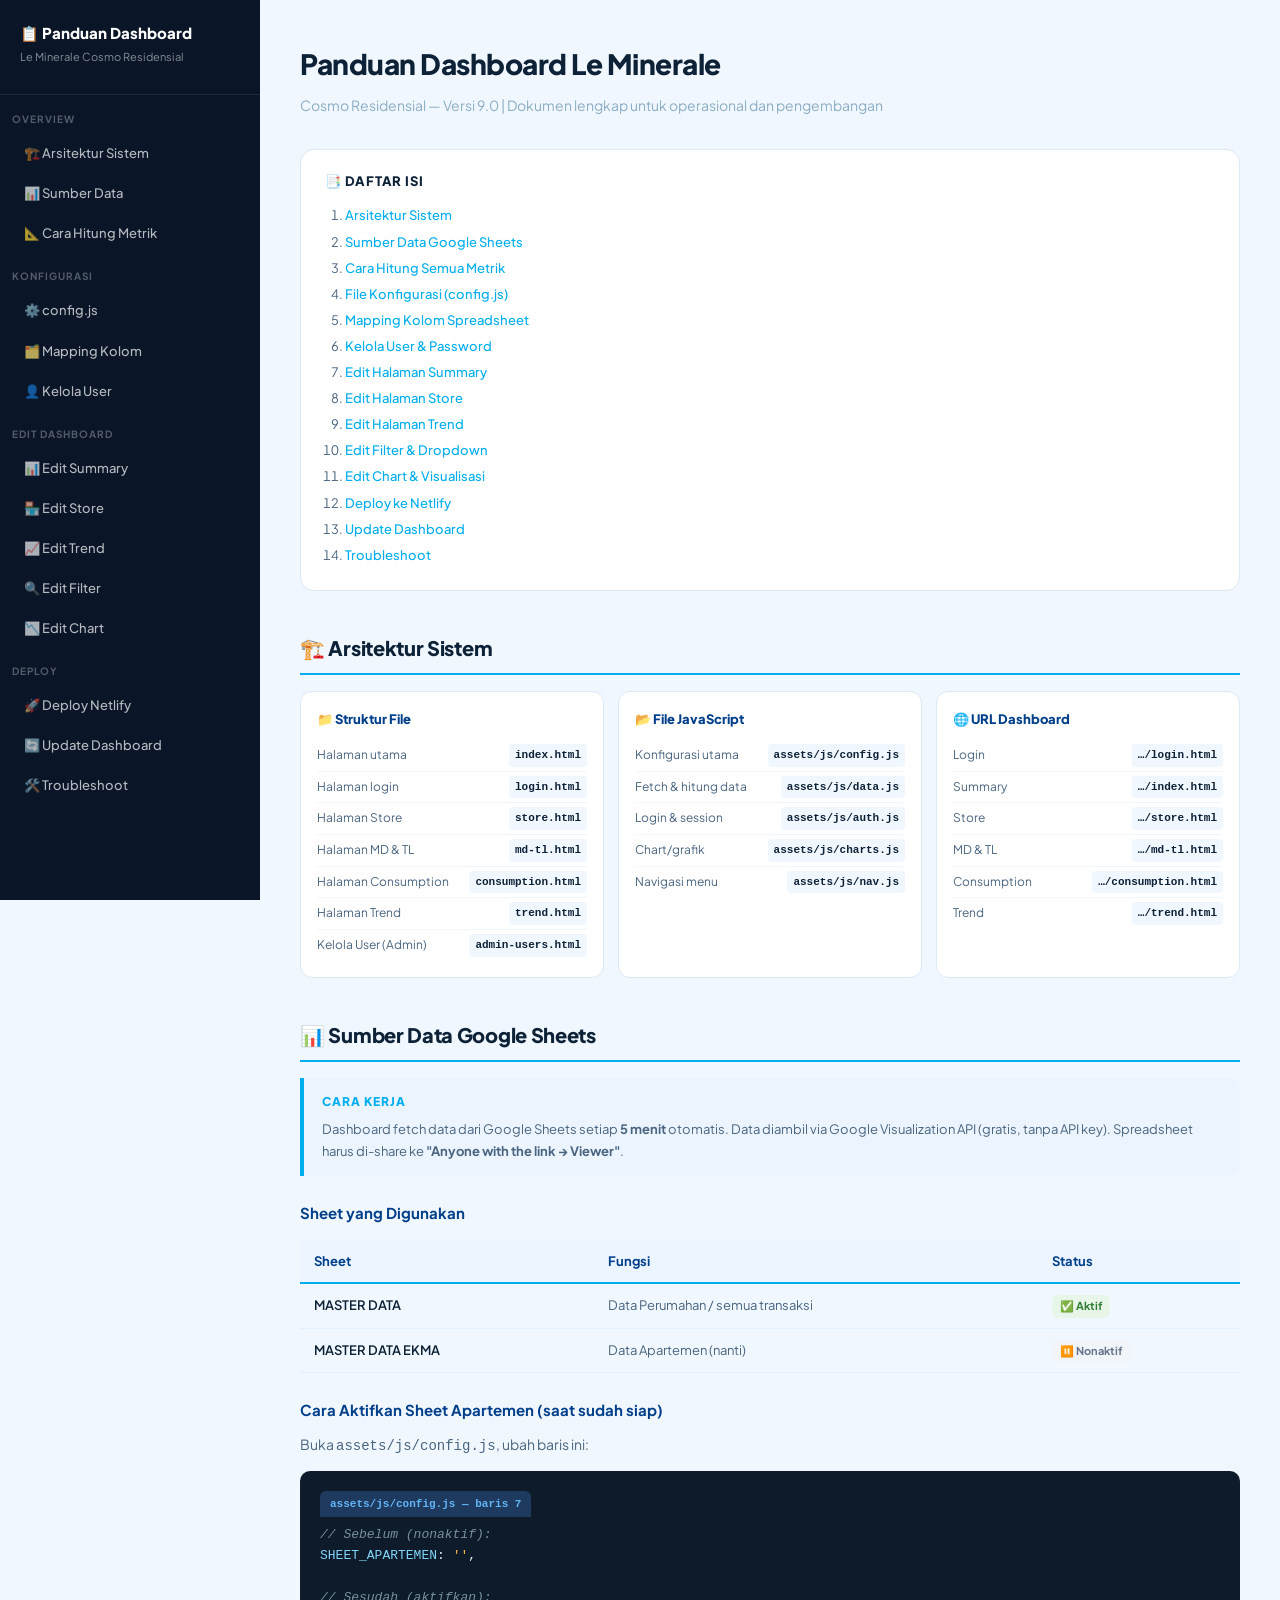
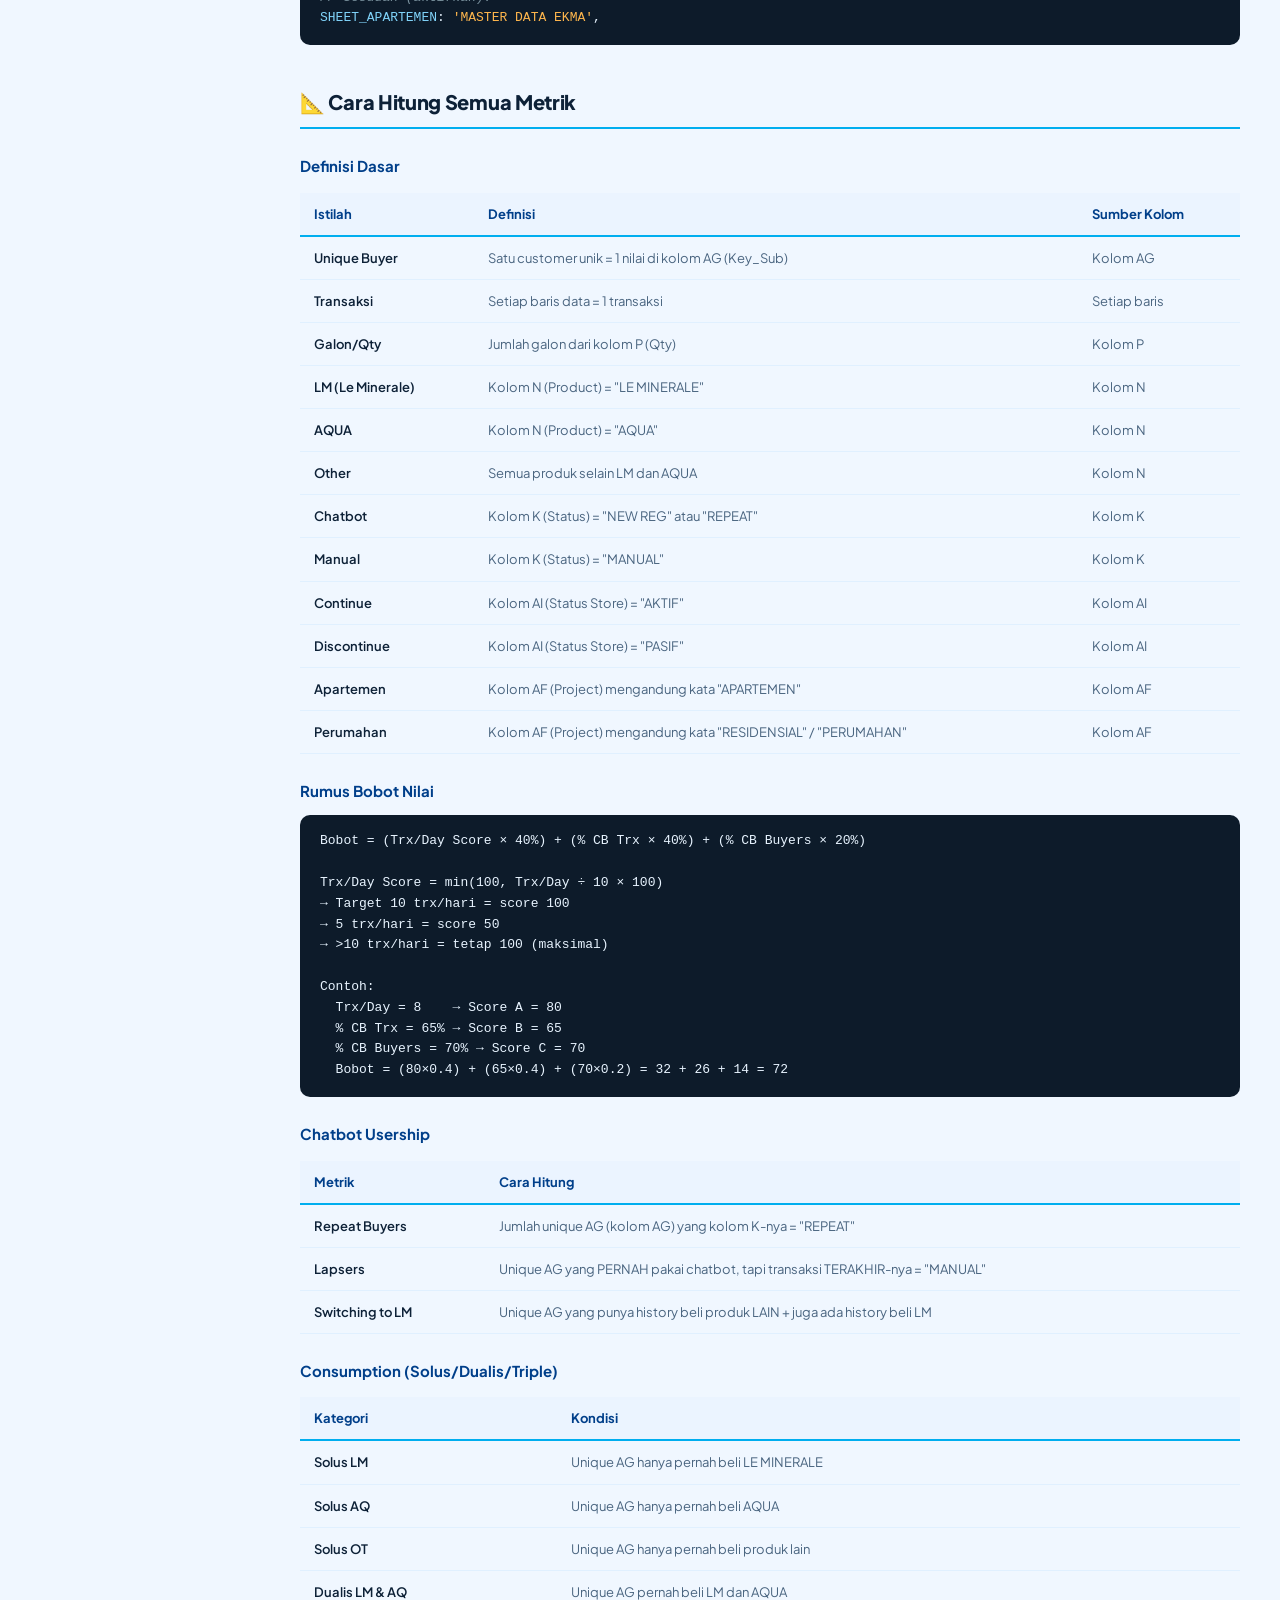
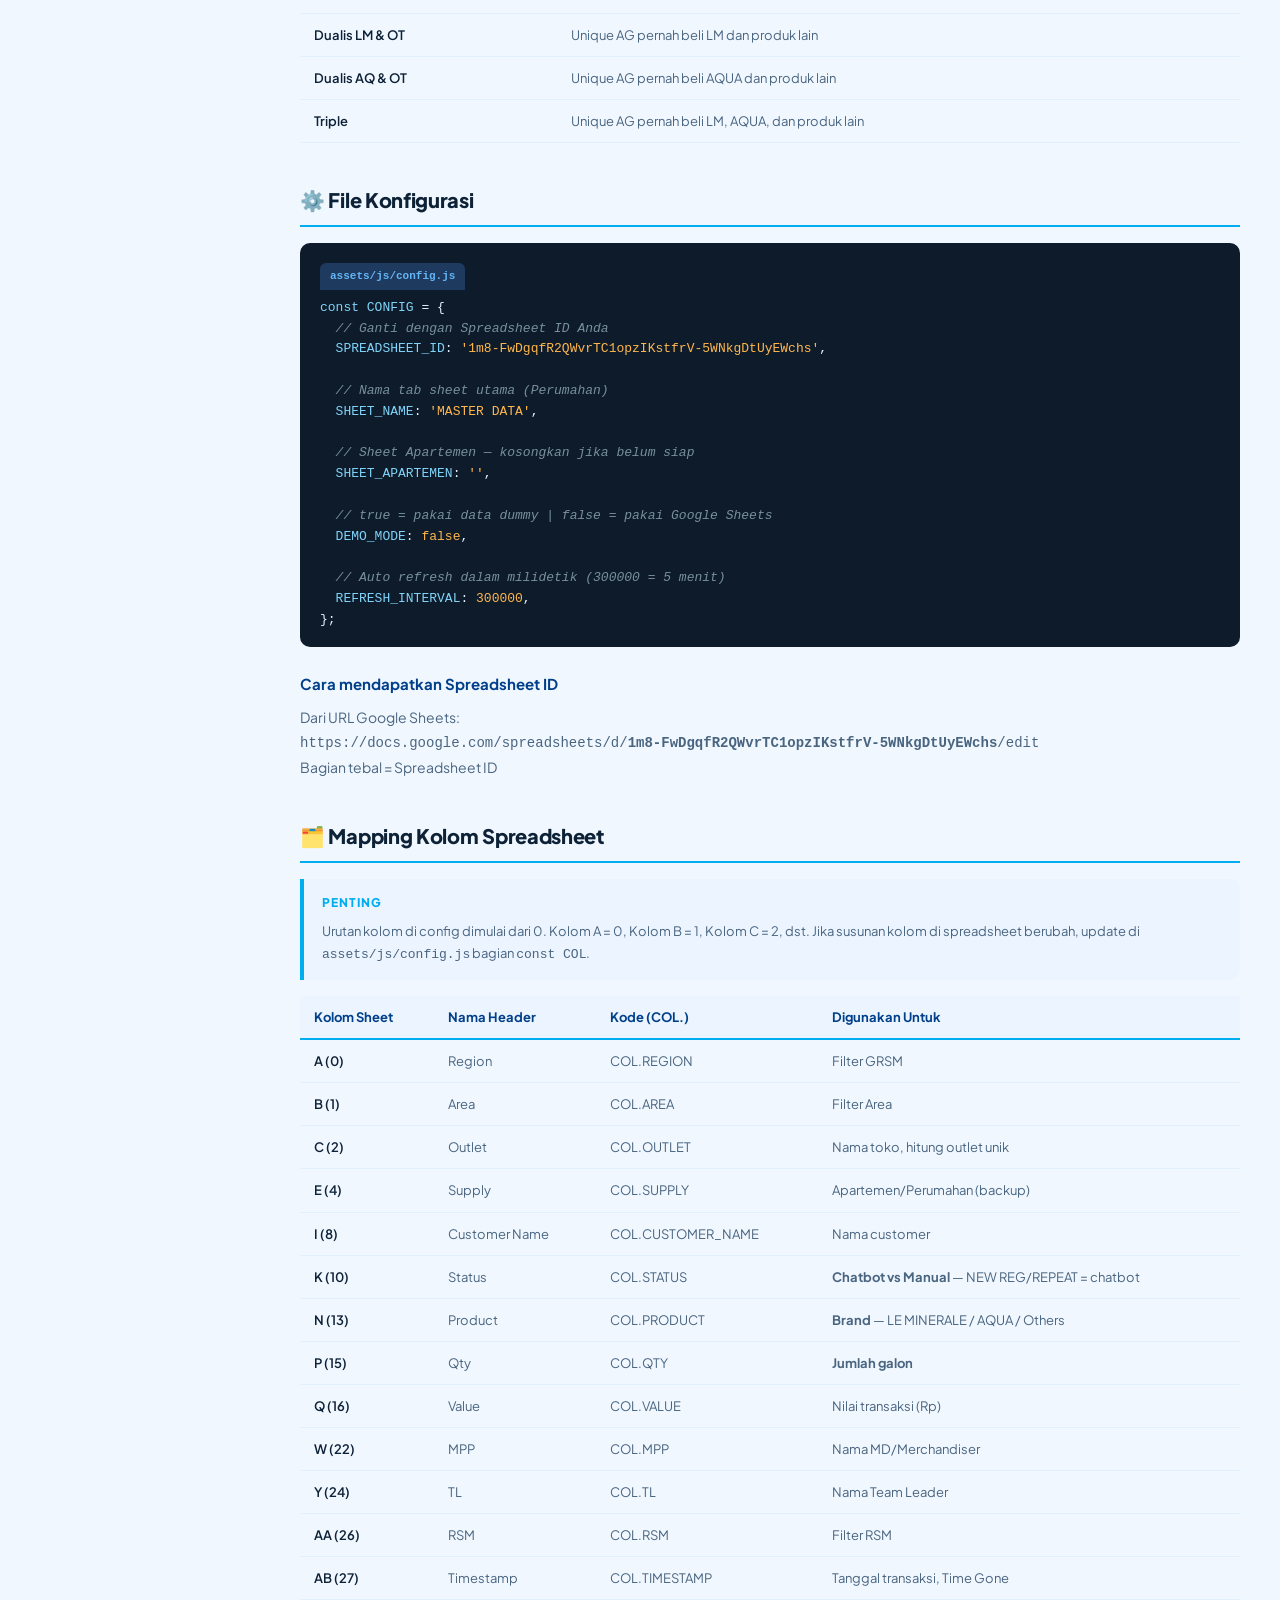
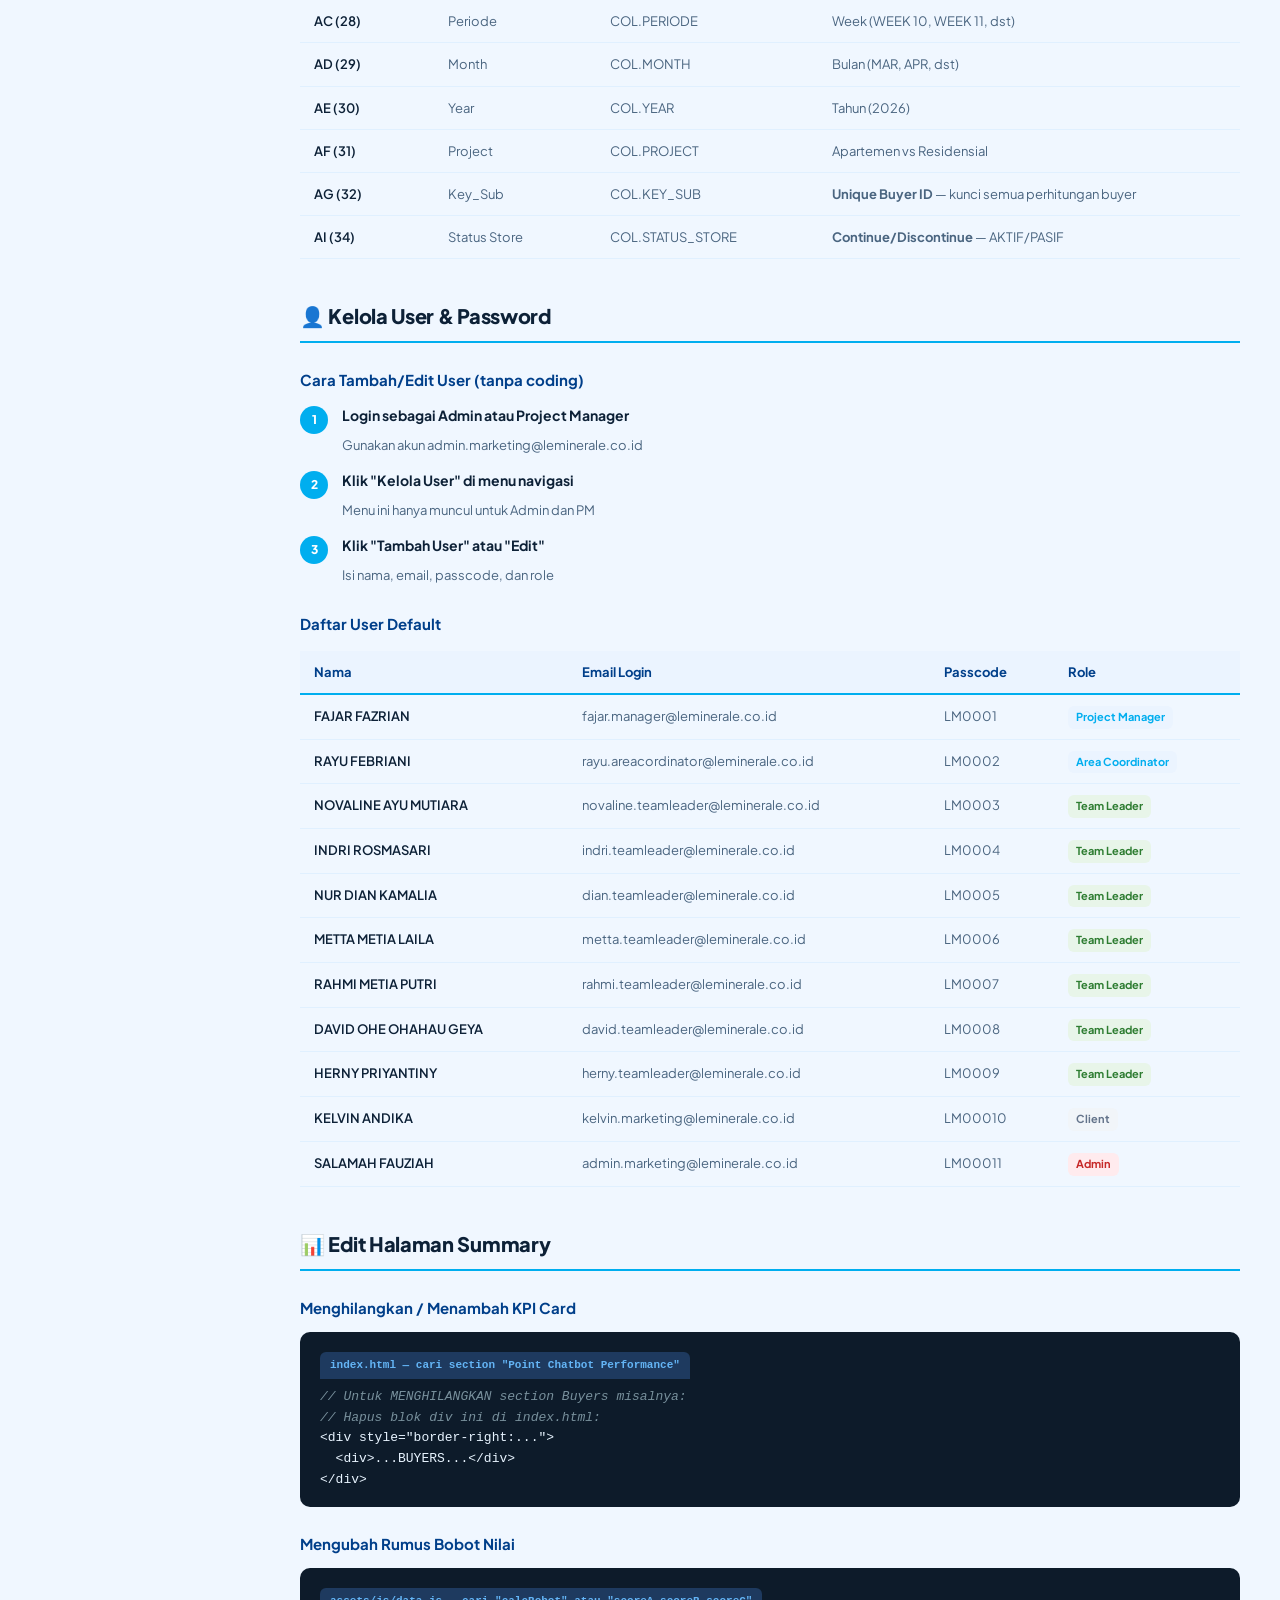
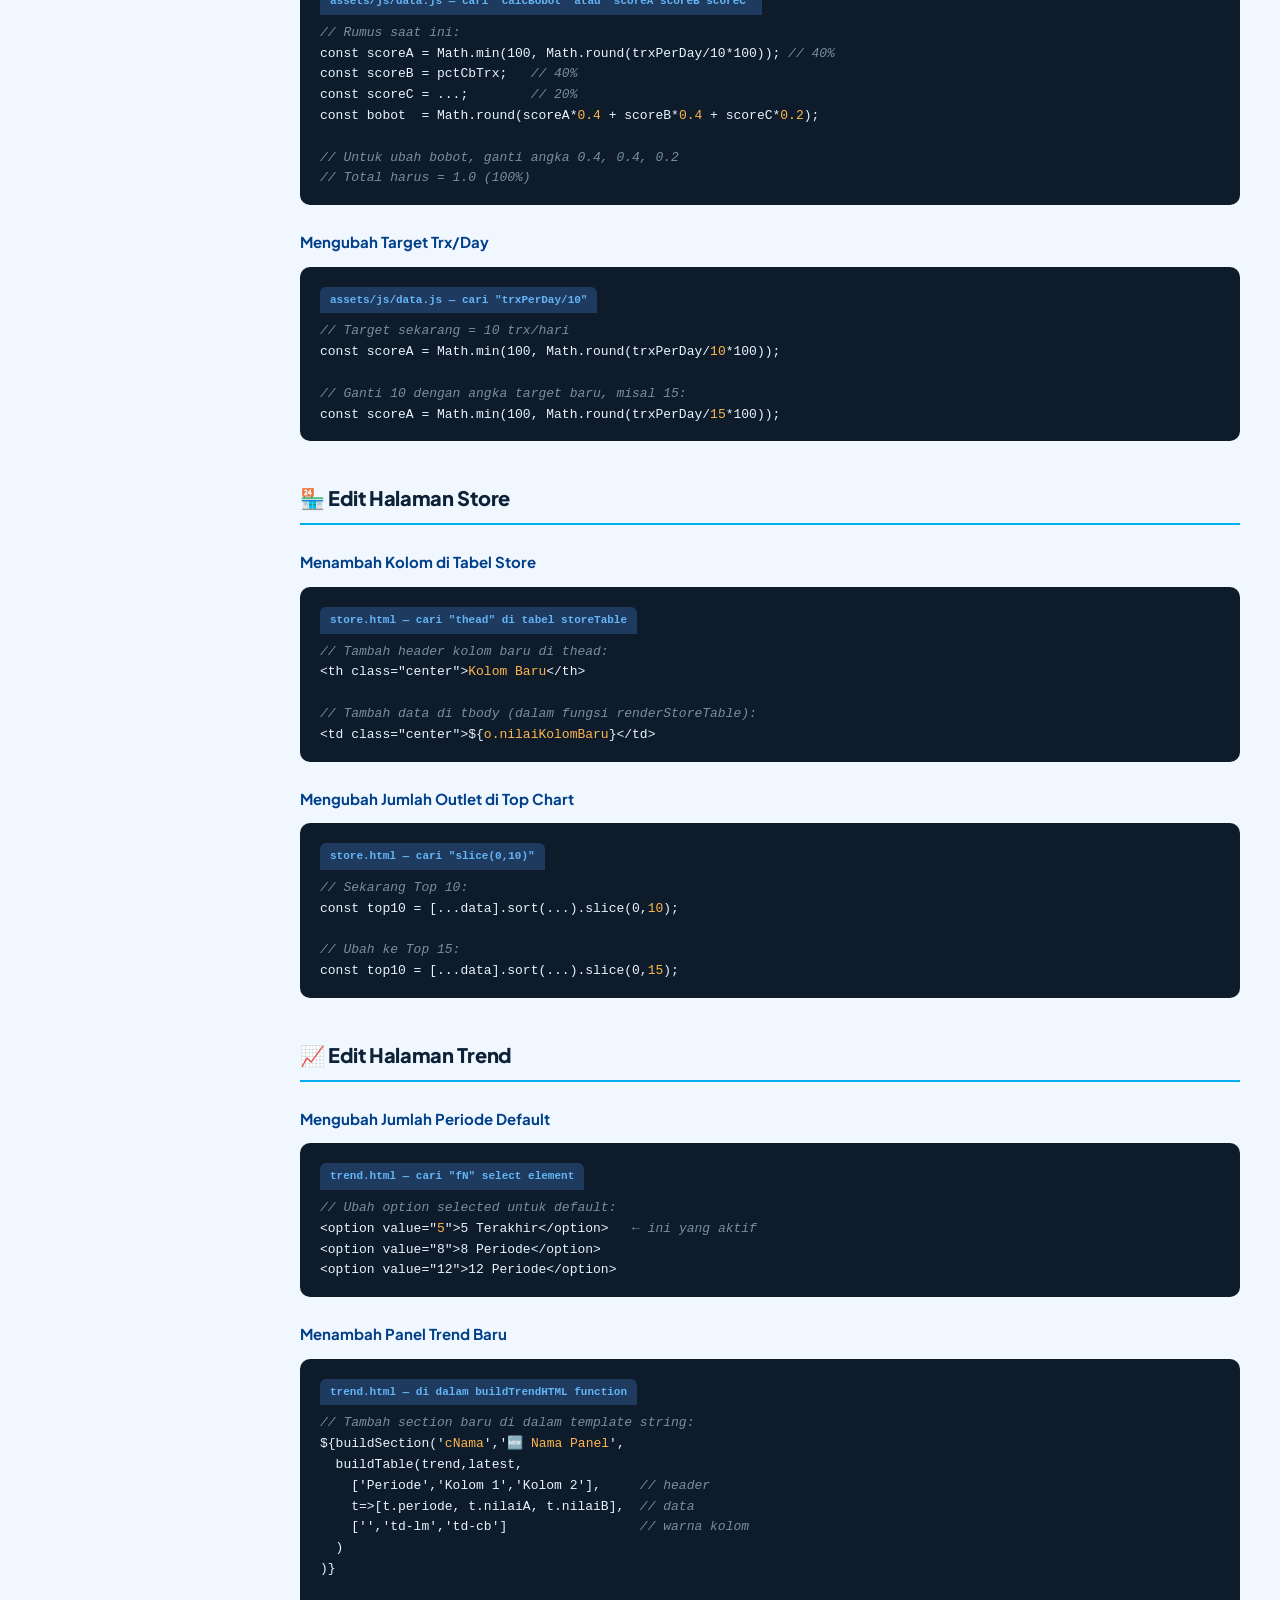
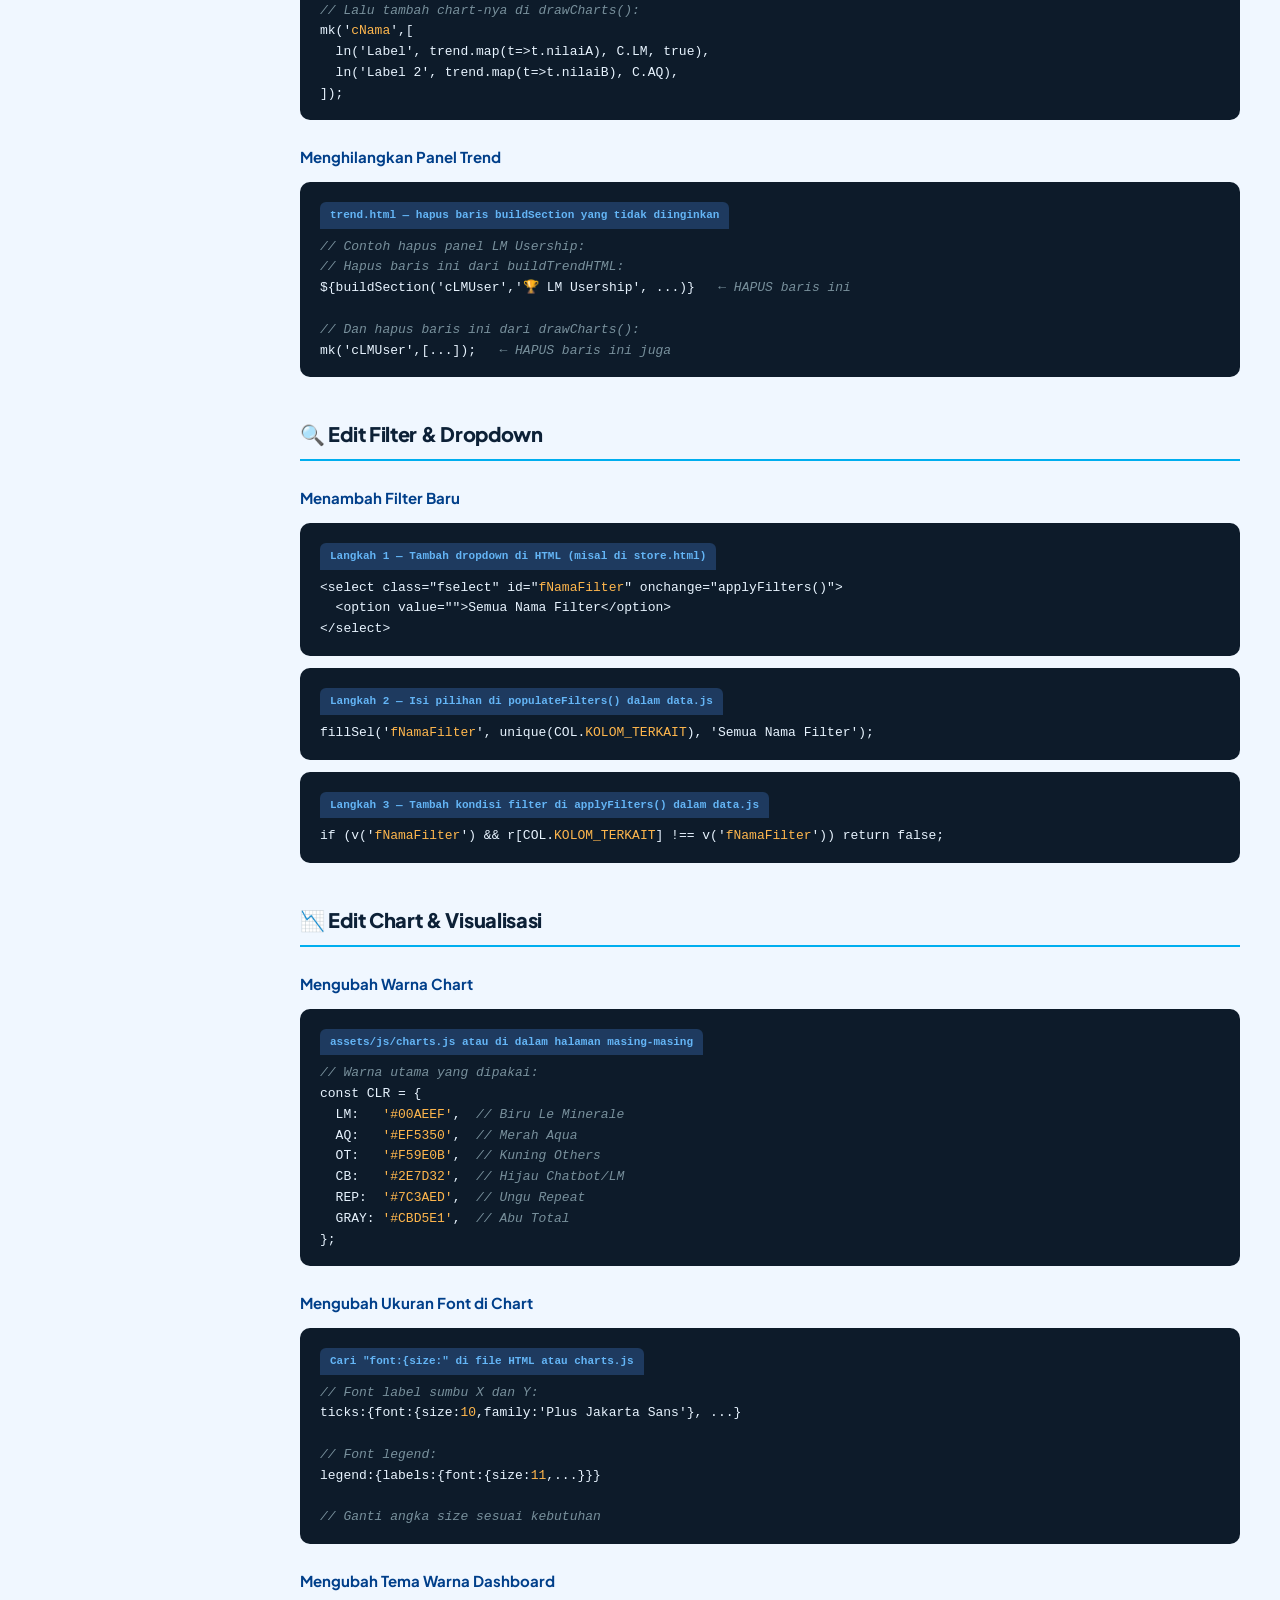
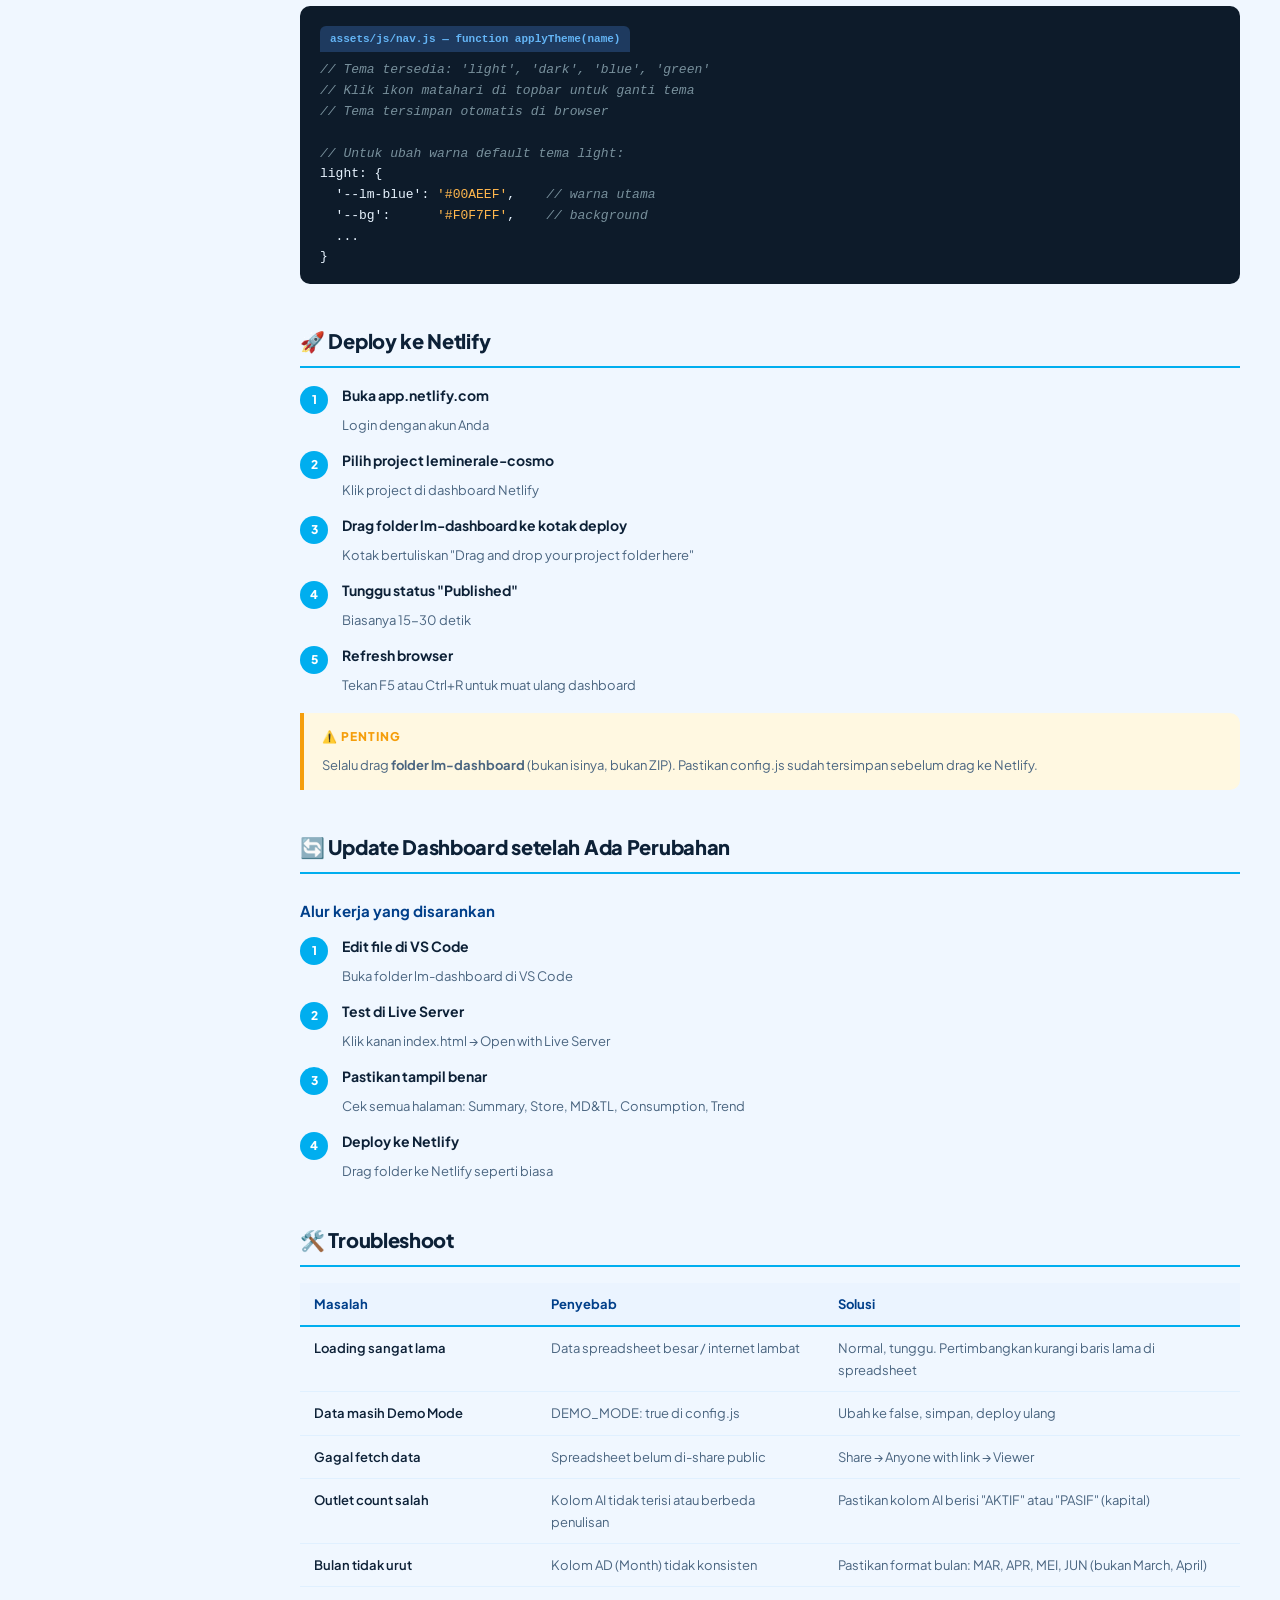
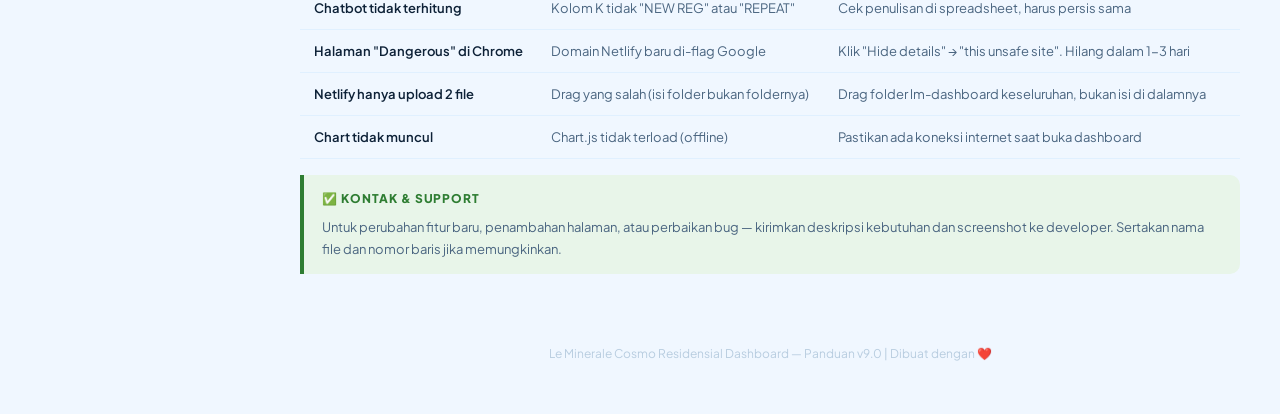
<file: PANDUAN-DASHBOARD.html>
<!DOCTYPE html>
<html lang="id">
<head>
<meta charset="UTF-8">
<meta name="viewport" content="width=device-width, initial-scale=1.0">
<title>Panduan Dashboard Le Minerale</title>
<link href="https://fonts.googleapis.com/css2?family=Plus+Jakarta+Sans:wght@400;500;600;700;800&display=swap" rel="stylesheet">
<style>
*{box-sizing:border-box;margin:0;padding:0}
body{font-family:'Plus Jakarta Sans',sans-serif;background:#F0F7FF;color:#0D2137;line-height:1.7}

/* LAYOUT */
.sidebar{position:fixed;left:0;top:0;width:260px;height:100vh;background:#0A1628;overflow-y:auto;z-index:100;padding:0 0 40px}
.main{margin-left:260px;padding:40px}

/* SIDEBAR */
.sb-logo{padding:20px 20px 16px;border-bottom:1px solid rgba(255,255,255,.08);margin-bottom:8px}
.sb-logo h1{color:#fff;font-size:15px;font-weight:800}
.sb-logo p{color:rgba(255,255,255,.5);font-size:11px;margin-top:2px}
.sb-section{padding:8px 12px 4px;font-size:10px;font-weight:700;color:rgba(255,255,255,.3);text-transform:uppercase;letter-spacing:.1em;margin-top:8px}
.sb-link{display:block;padding:8px 16px;color:rgba(255,255,255,.7);text-decoration:none;font-size:13px;font-weight:500;border-radius:8px;margin:2px 8px;transition:all .15s}
.sb-link:hover{background:rgba(255,255,255,.08);color:#fff}
.sb-link.active{background:#00AEEF;color:#fff}

/* CONTENT */
.page-title{font-size:28px;font-weight:800;color:#0D2137;margin-bottom:6px;letter-spacing:-.5px}
.page-sub{font-size:14px;color:#8AADC4;margin-bottom:32px}

h2{font-size:20px;font-weight:800;color:#0D2137;margin:40px 0 16px;padding-bottom:8px;border-bottom:2px solid #00AEEF;letter-spacing:-.3px}
h3{font-size:15px;font-weight:700;color:#003F8A;margin:24px 0 10px}
p{margin-bottom:12px;font-size:14px;color:#4A6580}

/* CODE */
.code-block{background:#0D1B2A;border-radius:10px;padding:16px 20px;margin:12px 0;position:relative;overflow:hidden}
.code-block pre{color:#E8F4FF;font-size:13px;font-family:'Courier New',monospace;line-height:1.6;overflow-x:auto}
.code-file{background:#1E3A5F;color:#64B5F6;font-size:11px;font-weight:700;padding:4px 10px;border-radius:6px 6px 0 0;display:inline-block;margin-bottom:8px;font-family:monospace}
.code-line{color:#4CAF50;font-weight:700}
.code-comment{color:#78909C;font-style:italic}
.code-val{color:#FFB74D}
.code-key{color:#81D4FA}

/* HIGHLIGHT BOXES */
.info-box{background:#EBF4FF;border-left:4px solid #00AEEF;border-radius:0 10px 10px 0;padding:14px 18px;margin:16px 0}
.warn-box{background:#FFF8E1;border-left:4px solid #F59E0B;border-radius:0 10px 10px 0;padding:14px 18px;margin:16px 0}
.success-box{background:#E8F5E9;border-left:4px solid #2E7D32;border-radius:0 10px 10px 0;padding:14px 18px;margin:16px 0}
.box-title{font-size:12px;font-weight:800;text-transform:uppercase;letter-spacing:.08em;margin-bottom:6px}
.info-box .box-title{color:#00AEEF}
.warn-box .box-title{color:#F59E0B}
.success-box .box-title{color:#2E7D32}
.box-body{font-size:13px;color:#4A6580}

/* TABLE */
.guide-table{width:100%;border-collapse:collapse;margin:14px 0;font-size:13px}
.guide-table th{background:#EBF4FF;padding:10px 14px;text-align:left;font-weight:700;color:#003F8A;border-bottom:2px solid #00AEEF}
.guide-table td{padding:10px 14px;border-bottom:1px solid #E0F0FF;color:#4A6580;vertical-align:top}
.guide-table tr:hover td{background:#F5FBFF}
.guide-table td:first-child{font-weight:600;color:#0D2137;white-space:nowrap}

/* STEP */
.step{display:flex;gap:14px;margin:12px 0;align-items:flex-start}
.step-num{width:28px;height:28px;border-radius:50%;background:#00AEEF;color:#fff;font-weight:800;font-size:12px;display:flex;align-items:center;justify-content:center;flex-shrink:0;margin-top:2px}
.step-body{flex:1}
.step-body strong{display:block;font-size:14px;color:#0D2137;margin-bottom:2px}
.step-body span{font-size:13px;color:#4A6580}

/* BADGE */
.badge{display:inline-block;padding:2px 8px;border-radius:6px;font-size:11px;font-weight:700}
.badge-blue{background:#EBF4FF;color:#00AEEF}
.badge-green{background:#E8F5E9;color:#2E7D32}
.badge-red{background:#FFEBEE;color:#C62828}
.badge-gray{background:#F1F5F9;color:#64748B}

/* TOC */
.toc{background:#fff;border:1px solid #DCE8F5;border-radius:14px;padding:20px 24px;margin-bottom:32px}
.toc h4{font-size:13px;font-weight:800;color:#0D2137;margin-bottom:12px;text-transform:uppercase;letter-spacing:.06em}
.toc ol{padding-left:20px}
.toc li{font-size:13px;color:#4A6580;margin-bottom:4px}
.toc a{color:#00AEEF;text-decoration:none;font-weight:500}
.toc a:hover{text-decoration:underline}

/* QUICK REF */
.qr-grid{display:grid;grid-template-columns:repeat(auto-fit,minmax(280px,1fr));gap:14px;margin:16px 0}
.qr-card{background:#fff;border:1px solid #DCE8F5;border-radius:12px;padding:16px}
.qr-card h4{font-size:13px;font-weight:800;color:#003F8A;margin-bottom:10px;display:flex;align-items:center;gap:6px}
.qr-item{display:flex;justify-content:space-between;align-items:center;padding:4px 0;border-bottom:1px solid #F0F7FF;font-size:12px}
.qr-item:last-child{border:none}
.qr-item span:first-child{color:#4A6580}
.qr-item span:last-child{font-family:monospace;font-size:11px;background:#F0F7FF;padding:2px 6px;border-radius:4px;color:#0D2137;font-weight:600}

@media(max-width:768px){.sidebar{display:none}.main{margin-left:0}}
</style>
</head>
<body>

<!-- SIDEBAR -->
<nav class="sidebar">
  <div class="sb-logo">
    <h1>📋 Panduan Dashboard</h1>
    <p>Le Minerale Cosmo Residensial</p>
  </div>
  <div class="sb-section">Overview</div>
  <a href="#arsitektur" class="sb-link">🏗️ Arsitektur Sistem</a>
  <a href="#data-source" class="sb-link">📊 Sumber Data</a>
  <a href="#metrik" class="sb-link">📐 Cara Hitung Metrik</a>

  <div class="sb-section">Konfigurasi</div>
  <a href="#config" class="sb-link">⚙️ config.js</a>
  <a href="#kolom" class="sb-link">🗂️ Mapping Kolom</a>
  <a href="#users" class="sb-link">👤 Kelola User</a>

  <div class="sb-section">Edit Dashboard</div>
  <a href="#edit-summary" class="sb-link">📊 Edit Summary</a>
  <a href="#edit-store" class="sb-link">🏪 Edit Store</a>
  <a href="#edit-trend" class="sb-link">📈 Edit Trend</a>
  <a href="#edit-filter" class="sb-link">🔍 Edit Filter</a>
  <a href="#edit-chart" class="sb-link">📉 Edit Chart</a>

  <div class="sb-section">Deploy</div>
  <a href="#deploy" class="sb-link">🚀 Deploy Netlify</a>
  <a href="#update" class="sb-link">🔄 Update Dashboard</a>
  <a href="#troubleshoot" class="sb-link">🛠️ Troubleshoot</a>
</nav>

<!-- MAIN -->
<div class="main">

<div class="page-title">Panduan Dashboard Le Minerale</div>
<div class="page-sub">Cosmo Residensial — Versi 9.0 | Dokumen lengkap untuk operasional dan pengembangan</div>

<!-- TOC -->
<div class="toc">
  <h4>📑 Daftar Isi</h4>
  <ol>
    <li><a href="#arsitektur">Arsitektur Sistem</a></li>
    <li><a href="#data-source">Sumber Data Google Sheets</a></li>
    <li><a href="#metrik">Cara Hitung Semua Metrik</a></li>
    <li><a href="#config">File Konfigurasi (config.js)</a></li>
    <li><a href="#kolom">Mapping Kolom Spreadsheet</a></li>
    <li><a href="#users">Kelola User & Password</a></li>
    <li><a href="#edit-summary">Edit Halaman Summary</a></li>
    <li><a href="#edit-store">Edit Halaman Store</a></li>
    <li><a href="#edit-trend">Edit Halaman Trend</a></li>
    <li><a href="#edit-filter">Edit Filter & Dropdown</a></li>
    <li><a href="#edit-chart">Edit Chart & Visualisasi</a></li>
    <li><a href="#deploy">Deploy ke Netlify</a></li>
    <li><a href="#update">Update Dashboard</a></li>
    <li><a href="#troubleshoot">Troubleshoot</a></li>
  </ol>
</div>

<!-- ================================================ -->
<h2 id="arsitektur">🏗️ Arsitektur Sistem</h2>

<div class="qr-grid">
  <div class="qr-card">
    <h4>📁 Struktur File</h4>
    <div class="qr-item"><span>Halaman utama</span><span>index.html</span></div>
    <div class="qr-item"><span>Halaman login</span><span>login.html</span></div>
    <div class="qr-item"><span>Halaman Store</span><span>store.html</span></div>
    <div class="qr-item"><span>Halaman MD & TL</span><span>md-tl.html</span></div>
    <div class="qr-item"><span>Halaman Consumption</span><span>consumption.html</span></div>
    <div class="qr-item"><span>Halaman Trend</span><span>trend.html</span></div>
    <div class="qr-item"><span>Kelola User (Admin)</span><span>admin-users.html</span></div>
  </div>
  <div class="qr-card">
    <h4>📂 File JavaScript</h4>
    <div class="qr-item"><span>Konfigurasi utama</span><span>assets/js/config.js</span></div>
    <div class="qr-item"><span>Fetch & hitung data</span><span>assets/js/data.js</span></div>
    <div class="qr-item"><span>Login & session</span><span>assets/js/auth.js</span></div>
    <div class="qr-item"><span>Chart/grafik</span><span>assets/js/charts.js</span></div>
    <div class="qr-item"><span>Navigasi menu</span><span>assets/js/nav.js</span></div>
  </div>
  <div class="qr-card">
    <h4>🌐 URL Dashboard</h4>
    <div class="qr-item"><span>Login</span><span>…/login.html</span></div>
    <div class="qr-item"><span>Summary</span><span>…/index.html</span></div>
    <div class="qr-item"><span>Store</span><span>…/store.html</span></div>
    <div class="qr-item"><span>MD & TL</span><span>…/md-tl.html</span></div>
    <div class="qr-item"><span>Consumption</span><span>…/consumption.html</span></div>
    <div class="qr-item"><span>Trend</span><span>…/trend.html</span></div>
  </div>
</div>

<!-- ================================================ -->
<h2 id="data-source">📊 Sumber Data Google Sheets</h2>

<div class="info-box">
  <div class="box-title">Cara Kerja</div>
  <div class="box-body">Dashboard fetch data dari Google Sheets setiap <strong>5 menit</strong> otomatis. Data diambil via Google Visualization API (gratis, tanpa API key). Spreadsheet harus di-share ke <strong>"Anyone with the link → Viewer"</strong>.</div>
</div>

<h3>Sheet yang Digunakan</h3>
<table class="guide-table">
  <tr><th>Sheet</th><th>Fungsi</th><th>Status</th></tr>
  <tr><td>MASTER DATA</td><td>Data Perumahan / semua transaksi</td><td><span class="badge badge-green">✅ Aktif</span></td></tr>
  <tr><td>MASTER DATA EKMA</td><td>Data Apartemen (nanti)</td><td><span class="badge badge-gray">⏸️ Nonaktif</span></td></tr>
</table>

<h3>Cara Aktifkan Sheet Apartemen (saat sudah siap)</h3>
<p>Buka <code>assets/js/config.js</code>, ubah baris ini:</p>
<div class="code-block">
<div class="code-file">assets/js/config.js — baris 7</div>
<pre><span class="code-comment">// Sebelum (nonaktif):</span>
<span class="code-key">SHEET_APARTEMEN</span>: <span class="code-val">''</span>,

<span class="code-comment">// Sesudah (aktifkan):</span>
<span class="code-key">SHEET_APARTEMEN</span>: <span class="code-val">'MASTER DATA EKMA'</span>,</pre>
</div>

<!-- ================================================ -->
<h2 id="metrik">📐 Cara Hitung Semua Metrik</h2>

<h3>Definisi Dasar</h3>
<table class="guide-table">
  <tr><th>Istilah</th><th>Definisi</th><th>Sumber Kolom</th></tr>
  <tr><td>Unique Buyer</td><td>Satu customer unik = 1 nilai di kolom AG (Key_Sub)</td><td>Kolom AG</td></tr>
  <tr><td>Transaksi</td><td>Setiap baris data = 1 transaksi</td><td>Setiap baris</td></tr>
  <tr><td>Galon/Qty</td><td>Jumlah galon dari kolom P (Qty)</td><td>Kolom P</td></tr>
  <tr><td>LM (Le Minerale)</td><td>Kolom N (Product) = "LE MINERALE"</td><td>Kolom N</td></tr>
  <tr><td>AQUA</td><td>Kolom N (Product) = "AQUA"</td><td>Kolom N</td></tr>
  <tr><td>Other</td><td>Semua produk selain LM dan AQUA</td><td>Kolom N</td></tr>
  <tr><td>Chatbot</td><td>Kolom K (Status) = "NEW REG" atau "REPEAT"</td><td>Kolom K</td></tr>
  <tr><td>Manual</td><td>Kolom K (Status) = "MANUAL"</td><td>Kolom K</td></tr>
  <tr><td>Continue</td><td>Kolom AI (Status Store) = "AKTIF"</td><td>Kolom AI</td></tr>
  <tr><td>Discontinue</td><td>Kolom AI (Status Store) = "PASIF"</td><td>Kolom AI</td></tr>
  <tr><td>Apartemen</td><td>Kolom AF (Project) mengandung kata "APARTEMEN"</td><td>Kolom AF</td></tr>
  <tr><td>Perumahan</td><td>Kolom AF (Project) mengandung kata "RESIDENSIAL" / "PERUMAHAN"</td><td>Kolom AF</td></tr>
</table>

<h3>Rumus Bobot Nilai</h3>
<div class="code-block">
<pre>Bobot = (Trx/Day Score × 40%) + (% CB Trx × 40%) + (% CB Buyers × 20%)

Trx/Day Score = min(100, Trx/Day ÷ 10 × 100)
→ Target 10 trx/hari = score 100
→ 5 trx/hari = score 50
→ &gt;10 trx/hari = tetap 100 (maksimal)

Contoh:
  Trx/Day = 8    → Score A = 80
  % CB Trx = 65% → Score B = 65
  % CB Buyers = 70% → Score C = 70
  Bobot = (80×0.4) + (65×0.4) + (70×0.2) = 32 + 26 + 14 = 72</pre>
</div>

<h3>Chatbot Usership</h3>
<table class="guide-table">
  <tr><th>Metrik</th><th>Cara Hitung</th></tr>
  <tr><td>Repeat Buyers</td><td>Jumlah unique AG (kolom AG) yang kolom K-nya = "REPEAT"</td></tr>
  <tr><td>Lapsers</td><td>Unique AG yang PERNAH pakai chatbot, tapi transaksi TERAKHIR-nya = "MANUAL"</td></tr>
  <tr><td>Switching to LM</td><td>Unique AG yang punya history beli produk LAIN + juga ada history beli LM</td></tr>
</table>

<h3>Consumption (Solus/Dualis/Triple)</h3>
<table class="guide-table">
  <tr><th>Kategori</th><th>Kondisi</th></tr>
  <tr><td>Solus LM</td><td>Unique AG hanya pernah beli LE MINERALE</td></tr>
  <tr><td>Solus AQ</td><td>Unique AG hanya pernah beli AQUA</td></tr>
  <tr><td>Solus OT</td><td>Unique AG hanya pernah beli produk lain</td></tr>
  <tr><td>Dualis LM & AQ</td><td>Unique AG pernah beli LM dan AQUA</td></tr>
  <tr><td>Dualis LM & OT</td><td>Unique AG pernah beli LM dan produk lain</td></tr>
  <tr><td>Dualis AQ & OT</td><td>Unique AG pernah beli AQUA dan produk lain</td></tr>
  <tr><td>Triple</td><td>Unique AG pernah beli LM, AQUA, dan produk lain</td></tr>
</table>

<!-- ================================================ -->
<h2 id="config">⚙️ File Konfigurasi</h2>

<div class="code-block">
<div class="code-file">assets/js/config.js</div>
<pre><span class="code-key">const CONFIG</span> = {
  <span class="code-comment">// Ganti dengan Spreadsheet ID Anda</span>
  <span class="code-key">SPREADSHEET_ID</span>: <span class="code-val">'1m8-FwDgqfR2QWvrTC1opzIKstfrV-5WNkgDtUyEWchs'</span>,

  <span class="code-comment">// Nama tab sheet utama (Perumahan)</span>
  <span class="code-key">SHEET_NAME</span>: <span class="code-val">'MASTER DATA'</span>,

  <span class="code-comment">// Sheet Apartemen — kosongkan jika belum siap</span>
  <span class="code-key">SHEET_APARTEMEN</span>: <span class="code-val">''</span>,

  <span class="code-comment">// true = pakai data dummy | false = pakai Google Sheets</span>
  <span class="code-key">DEMO_MODE</span>: <span class="code-val">false</span>,

  <span class="code-comment">// Auto refresh dalam milidetik (300000 = 5 menit)</span>
  <span class="code-key">REFRESH_INTERVAL</span>: <span class="code-val">300000</span>,
};</pre>
</div>

<h3>Cara mendapatkan Spreadsheet ID</h3>
<p>Dari URL Google Sheets:<br>
<code>https://docs.google.com/spreadsheets/d/<strong>1m8-FwDgqfR2QWvrTC1opzIKstfrV-5WNkgDtUyEWchs</strong>/edit</code><br>
Bagian tebal = Spreadsheet ID</p>

<!-- ================================================ -->
<h2 id="kolom">🗂️ Mapping Kolom Spreadsheet</h2>

<div class="info-box">
  <div class="box-title">Penting</div>
  <div class="box-body">Urutan kolom di config dimulai dari 0. Kolom A = 0, Kolom B = 1, Kolom C = 2, dst. Jika susunan kolom di spreadsheet berubah, update di <code>assets/js/config.js</code> bagian <code>const COL</code>.</div>
</div>

<table class="guide-table">
  <tr><th>Kolom Sheet</th><th>Nama Header</th><th>Kode (COL.)</th><th>Digunakan Untuk</th></tr>
  <tr><td>A (0)</td><td>Region</td><td>COL.REGION</td><td>Filter GRSM</td></tr>
  <tr><td>B (1)</td><td>Area</td><td>COL.AREA</td><td>Filter Area</td></tr>
  <tr><td>C (2)</td><td>Outlet</td><td>COL.OUTLET</td><td>Nama toko, hitung outlet unik</td></tr>
  <tr><td>E (4)</td><td>Supply</td><td>COL.SUPPLY</td><td>Apartemen/Perumahan (backup)</td></tr>
  <tr><td>I (8)</td><td>Customer Name</td><td>COL.CUSTOMER_NAME</td><td>Nama customer</td></tr>
  <tr><td>K (10)</td><td>Status</td><td>COL.STATUS</td><td><strong>Chatbot vs Manual</strong> — NEW REG/REPEAT = chatbot</td></tr>
  <tr><td>N (13)</td><td>Product</td><td>COL.PRODUCT</td><td><strong>Brand</strong> — LE MINERALE / AQUA / Others</td></tr>
  <tr><td>P (15)</td><td>Qty</td><td>COL.QTY</td><td><strong>Jumlah galon</strong></td></tr>
  <tr><td>Q (16)</td><td>Value</td><td>COL.VALUE</td><td>Nilai transaksi (Rp)</td></tr>
  <tr><td>W (22)</td><td>MPP</td><td>COL.MPP</td><td>Nama MD/Merchandiser</td></tr>
  <tr><td>Y (24)</td><td>TL</td><td>COL.TL</td><td>Nama Team Leader</td></tr>
  <tr><td>AA (26)</td><td>RSM</td><td>COL.RSM</td><td>Filter RSM</td></tr>
  <tr><td>AB (27)</td><td>Timestamp</td><td>COL.TIMESTAMP</td><td>Tanggal transaksi, Time Gone</td></tr>
  <tr><td>AC (28)</td><td>Periode</td><td>COL.PERIODE</td><td>Week (WEEK 10, WEEK 11, dst)</td></tr>
  <tr><td>AD (29)</td><td>Month</td><td>COL.MONTH</td><td>Bulan (MAR, APR, dst)</td></tr>
  <tr><td>AE (30)</td><td>Year</td><td>COL.YEAR</td><td>Tahun (2026)</td></tr>
  <tr><td>AF (31)</td><td>Project</td><td>COL.PROJECT</td><td>Apartemen vs Residensial</td></tr>
  <tr><td>AG (32)</td><td>Key_Sub</td><td>COL.KEY_SUB</td><td><strong>Unique Buyer ID</strong> — kunci semua perhitungan buyer</td></tr>
  <tr><td>AI (34)</td><td>Status Store</td><td>COL.STATUS_STORE</td><td><strong>Continue/Discontinue</strong> — AKTIF/PASIF</td></tr>
</table>

<!-- ================================================ -->
<h2 id="users">👤 Kelola User & Password</h2>

<h3>Cara Tambah/Edit User (tanpa coding)</h3>
<div class="step"><div class="step-num">1</div><div class="step-body"><strong>Login sebagai Admin atau Project Manager</strong><span>Gunakan akun admin.marketing@leminerale.co.id</span></div></div>
<div class="step"><div class="step-num">2</div><div class="step-body"><strong>Klik "Kelola User" di menu navigasi</strong><span>Menu ini hanya muncul untuk Admin dan PM</span></div></div>
<div class="step"><div class="step-num">3</div><div class="step-body"><strong>Klik "Tambah User" atau "Edit"</strong><span>Isi nama, email, passcode, dan role</span></div></div>

<h3>Daftar User Default</h3>
<table class="guide-table">
  <tr><th>Nama</th><th>Email Login</th><th>Passcode</th><th>Role</th></tr>
  <tr><td>FAJAR FAZRIAN</td><td>fajar.manager@leminerale.co.id</td><td>LM0001</td><td><span class="badge badge-blue">Project Manager</span></td></tr>
  <tr><td>RAYU FEBRIANI</td><td>rayu.areacordinator@leminerale.co.id</td><td>LM0002</td><td><span class="badge badge-blue">Area Coordinator</span></td></tr>
  <tr><td>NOVALINE AYU MUTIARA</td><td>novaline.teamleader@leminerale.co.id</td><td>LM0003</td><td><span class="badge badge-green">Team Leader</span></td></tr>
  <tr><td>INDRI ROSMASARI</td><td>indri.teamleader@leminerale.co.id</td><td>LM0004</td><td><span class="badge badge-green">Team Leader</span></td></tr>
  <tr><td>NUR DIAN KAMALIA</td><td>dian.teamleader@leminerale.co.id</td><td>LM0005</td><td><span class="badge badge-green">Team Leader</span></td></tr>
  <tr><td>METTA METIA LAILA</td><td>metta.teamleader@leminerale.co.id</td><td>LM0006</td><td><span class="badge badge-green">Team Leader</span></td></tr>
  <tr><td>RAHMI METIA PUTRI</td><td>rahmi.teamleader@leminerale.co.id</td><td>LM0007</td><td><span class="badge badge-green">Team Leader</span></td></tr>
  <tr><td>DAVID OHE OHAHAU GEYA</td><td>david.teamleader@leminerale.co.id</td><td>LM0008</td><td><span class="badge badge-green">Team Leader</span></td></tr>
  <tr><td>HERNY PRIYANTINY</td><td>herny.teamleader@leminerale.co.id</td><td>LM0009</td><td><span class="badge badge-green">Team Leader</span></td></tr>
  <tr><td>KELVIN ANDIKA</td><td>kelvin.marketing@leminerale.co.id</td><td>LM00010</td><td><span class="badge badge-gray">Client</span></td></tr>
  <tr><td>SALAMAH FAUZIAH</td><td>admin.marketing@leminerale.co.id</td><td>LM00011</td><td><span class="badge badge-red">Admin</span></td></tr>
</table>

<!-- ================================================ -->
<h2 id="edit-summary">📊 Edit Halaman Summary</h2>

<h3>Menghilangkan / Menambah KPI Card</h3>
<div class="code-block">
<div class="code-file">index.html — cari section "Point Chatbot Performance"</div>
<pre><span class="code-comment">// Untuk MENGHILANGKAN section Buyers misalnya:</span>
<span class="code-comment">// Hapus blok div ini di index.html:</span>
&lt;div style="border-right:..."&gt;
  &lt;div&gt;...BUYERS...&lt;/div&gt;
&lt;/div&gt;</pre>
</div>

<h3>Mengubah Rumus Bobot Nilai</h3>
<div class="code-block">
<div class="code-file">assets/js/data.js — cari "calcBobot" atau "scoreA scoreB scoreC"</div>
<pre><span class="code-comment">// Rumus saat ini:</span>
const scoreA = Math.min(100, Math.round(trxPerDay/10*100)); <span class="code-comment">// 40%</span>
const scoreB = pctCbTrx;   <span class="code-comment">// 40%</span>
const scoreC = ...;        <span class="code-comment">// 20%</span>
const bobot  = Math.round(scoreA*<span class="code-val">0.4</span> + scoreB*<span class="code-val">0.4</span> + scoreC*<span class="code-val">0.2</span>);

<span class="code-comment">// Untuk ubah bobot, ganti angka 0.4, 0.4, 0.2</span>
<span class="code-comment">// Total harus = 1.0 (100%)</span></pre>
</div>

<h3>Mengubah Target Trx/Day</h3>
<div class="code-block">
<div class="code-file">assets/js/data.js — cari "trxPerDay/10"</div>
<pre><span class="code-comment">// Target sekarang = 10 trx/hari</span>
const scoreA = Math.min(100, Math.round(trxPerDay/<span class="code-val">10</span>*100));

<span class="code-comment">// Ganti 10 dengan angka target baru, misal 15:</span>
const scoreA = Math.min(100, Math.round(trxPerDay/<span class="code-val">15</span>*100));</pre>
</div>

<!-- ================================================ -->
<h2 id="edit-store">🏪 Edit Halaman Store</h2>

<h3>Menambah Kolom di Tabel Store</h3>
<div class="code-block">
<div class="code-file">store.html — cari "thead" di tabel storeTable</div>
<pre><span class="code-comment">// Tambah header kolom baru di thead:</span>
&lt;th class="center"&gt;<span class="code-val">Kolom Baru</span>&lt;/th&gt;

<span class="code-comment">// Tambah data di tbody (dalam fungsi renderStoreTable):</span>
&lt;td class="center"&gt;${<span class="code-val">o.nilaiKolomBaru</span>}&lt;/td&gt;</pre>
</div>

<h3>Mengubah Jumlah Outlet di Top Chart</h3>
<div class="code-block">
<div class="code-file">store.html — cari "slice(0,10)"</div>
<pre><span class="code-comment">// Sekarang Top 10:</span>
const top10 = [...data].sort(...).slice(0,<span class="code-val">10</span>);

<span class="code-comment">// Ubah ke Top 15:</span>
const top10 = [...data].sort(...).slice(0,<span class="code-val">15</span>);</pre>
</div>

<!-- ================================================ -->
<h2 id="edit-trend">📈 Edit Halaman Trend</h2>

<h3>Mengubah Jumlah Periode Default</h3>
<div class="code-block">
<div class="code-file">trend.html — cari "fN" select element</div>
<pre><span class="code-comment">// Ubah option selected untuk default:</span>
&lt;option value="<span class="code-val">5</span>"&gt;5 Terakhir&lt;/option&gt;   <span class="code-comment">← ini yang aktif</span>
&lt;option value="8"&gt;8 Periode&lt;/option&gt;
&lt;option value="12"&gt;12 Periode&lt;/option&gt;</pre>
</div>

<h3>Menambah Panel Trend Baru</h3>
<div class="code-block">
<div class="code-file">trend.html — di dalam buildTrendHTML function</div>
<pre><span class="code-comment">// Tambah section baru di dalam template string:</span>
${buildSection('<span class="code-val">cNama</span>','<span class="code-val">🆕 Nama Panel</span>',
  buildTable(trend,latest,
    ['Periode','Kolom 1','Kolom 2'],     <span class="code-comment">// header</span>
    t=>[t.periode, t.nilaiA, t.nilaiB],  <span class="code-comment">// data</span>
    ['','td-lm','td-cb']                 <span class="code-comment">// warna kolom</span>
  )
)}

<span class="code-comment">// Lalu tambah chart-nya di drawCharts():</span>
mk('<span class="code-val">cNama</span>',[
  ln('Label', trend.map(t=>t.nilaiA), C.LM, true),
  ln('Label 2', trend.map(t=>t.nilaiB), C.AQ),
]);</pre>
</div>

<h3>Menghilangkan Panel Trend</h3>
<div class="code-block">
<div class="code-file">trend.html — hapus baris buildSection yang tidak diinginkan</div>
<pre><span class="code-comment">// Contoh hapus panel LM Usership:</span>
<span class="code-comment">// Hapus baris ini dari buildTrendHTML:</span>
${buildSection('cLMUser','🏆 LM Usership', ...)}   <span class="code-comment">← HAPUS baris ini</span>

<span class="code-comment">// Dan hapus baris ini dari drawCharts():</span>
mk('cLMUser',[...]);   <span class="code-comment">← HAPUS baris ini juga</span></pre>
</div>

<!-- ================================================ -->
<h2 id="edit-filter">🔍 Edit Filter & Dropdown</h2>

<h3>Menambah Filter Baru</h3>
<div class="code-block">
<div class="code-file">Langkah 1 — Tambah dropdown di HTML (misal di store.html)</div>
<pre>&lt;select class="fselect" id="<span class="code-val">fNamaFilter</span>" onchange="applyFilters()"&gt;
  &lt;option value=""&gt;Semua Nama Filter&lt;/option&gt;
&lt;/select&gt;</pre>
</div>

<div class="code-block">
<div class="code-file">Langkah 2 — Isi pilihan di populateFilters() dalam data.js</div>
<pre>fillSel('<span class="code-val">fNamaFilter</span>', unique(COL.<span class="code-val">KOLOM_TERKAIT</span>), 'Semua Nama Filter');</pre>
</div>

<div class="code-block">
<div class="code-file">Langkah 3 — Tambah kondisi filter di applyFilters() dalam data.js</div>
<pre>if (v('<span class="code-val">fNamaFilter</span>') && r[COL.<span class="code-val">KOLOM_TERKAIT</span>] !== v('<span class="code-val">fNamaFilter</span>')) return false;</pre>
</div>

<!-- ================================================ -->
<h2 id="edit-chart">📉 Edit Chart & Visualisasi</h2>

<h3>Mengubah Warna Chart</h3>
<div class="code-block">
<div class="code-file">assets/js/charts.js atau di dalam halaman masing-masing</div>
<pre><span class="code-comment">// Warna utama yang dipakai:</span>
const CLR = {
  LM:   <span class="code-val">'#00AEEF'</span>,  <span class="code-comment">// Biru Le Minerale</span>
  AQ:   <span class="code-val">'#EF5350'</span>,  <span class="code-comment">// Merah Aqua</span>
  OT:   <span class="code-val">'#F59E0B'</span>,  <span class="code-comment">// Kuning Others</span>
  CB:   <span class="code-val">'#2E7D32'</span>,  <span class="code-comment">// Hijau Chatbot/LM</span>
  REP:  <span class="code-val">'#7C3AED'</span>,  <span class="code-comment">// Ungu Repeat</span>
  GRAY: <span class="code-val">'#CBD5E1'</span>,  <span class="code-comment">// Abu Total</span>
};</pre>
</div>

<h3>Mengubah Ukuran Font di Chart</h3>
<div class="code-block">
<div class="code-file">Cari "font:{size:" di file HTML atau charts.js</div>
<pre><span class="code-comment">// Font label sumbu X dan Y:</span>
ticks:{font:{size:<span class="code-val">10</span>,family:'Plus Jakarta Sans'}, ...}

<span class="code-comment">// Font legend:</span>
legend:{labels:{font:{size:<span class="code-val">11</span>,...}}}

<span class="code-comment">// Ganti angka size sesuai kebutuhan</span></pre>
</div>

<h3>Mengubah Tema Warna Dashboard</h3>
<div class="code-block">
<div class="code-file">assets/js/nav.js — function applyTheme(name)</div>
<pre><span class="code-comment">// Tema tersedia: 'light', 'dark', 'blue', 'green'</span>
<span class="code-comment">// Klik ikon matahari di topbar untuk ganti tema</span>
<span class="code-comment">// Tema tersimpan otomatis di browser</span>

<span class="code-comment">// Untuk ubah warna default tema light:</span>
light: {
  '--lm-blue': <span class="code-val">'#00AEEF'</span>,    <span class="code-comment">// warna utama</span>
  '--bg':      <span class="code-val">'#F0F7FF'</span>,    <span class="code-comment">// background</span>
  ...
}</pre>
</div>

<!-- ================================================ -->
<h2 id="deploy">🚀 Deploy ke Netlify</h2>

<div class="step"><div class="step-num">1</div><div class="step-body"><strong>Buka app.netlify.com</strong><span>Login dengan akun Anda</span></div></div>
<div class="step"><div class="step-num">2</div><div class="step-body"><strong>Pilih project leminerale-cosmo</strong><span>Klik project di dashboard Netlify</span></div></div>
<div class="step"><div class="step-num">3</div><div class="step-body"><strong>Drag folder lm-dashboard ke kotak deploy</strong><span>Kotak bertuliskan "Drag and drop your project folder here"</span></div></div>
<div class="step"><div class="step-num">4</div><div class="step-body"><strong>Tunggu status "Published"</strong><span>Biasanya 15-30 detik</span></div></div>
<div class="step"><div class="step-num">5</div><div class="step-body"><strong>Refresh browser</strong><span>Tekan F5 atau Ctrl+R untuk muat ulang dashboard</span></div></div>

<div class="warn-box">
  <div class="box-title">⚠️ Penting</div>
  <div class="box-body">Selalu drag <strong>folder lm-dashboard</strong> (bukan isinya, bukan ZIP). Pastikan config.js sudah tersimpan sebelum drag ke Netlify.</div>
</div>

<!-- ================================================ -->
<h2 id="update">🔄 Update Dashboard setelah Ada Perubahan</h2>

<h3>Alur kerja yang disarankan</h3>
<div class="step"><div class="step-num">1</div><div class="step-body"><strong>Edit file di VS Code</strong><span>Buka folder lm-dashboard di VS Code</span></div></div>
<div class="step"><div class="step-num">2</div><div class="step-body"><strong>Test di Live Server</strong><span>Klik kanan index.html → Open with Live Server</span></div></div>
<div class="step"><div class="step-num">3</div><div class="step-body"><strong>Pastikan tampil benar</strong><span>Cek semua halaman: Summary, Store, MD&TL, Consumption, Trend</span></div></div>
<div class="step"><div class="step-num">4</div><div class="step-body"><strong>Deploy ke Netlify</strong><span>Drag folder ke Netlify seperti biasa</span></div></div>

<!-- ================================================ -->
<h2 id="troubleshoot">🛠️ Troubleshoot</h2>

<table class="guide-table">
  <tr><th>Masalah</th><th>Penyebab</th><th>Solusi</th></tr>
  <tr><td>Loading sangat lama</td><td>Data spreadsheet besar / internet lambat</td><td>Normal, tunggu. Pertimbangkan kurangi baris lama di spreadsheet</td></tr>
  <tr><td>Data masih Demo Mode</td><td>DEMO_MODE: true di config.js</td><td>Ubah ke false, simpan, deploy ulang</td></tr>
  <tr><td>Gagal fetch data</td><td>Spreadsheet belum di-share public</td><td>Share → Anyone with link → Viewer</td></tr>
  <tr><td>Outlet count salah</td><td>Kolom AI tidak terisi atau berbeda penulisan</td><td>Pastikan kolom AI berisi "AKTIF" atau "PASIF" (kapital)</td></tr>
  <tr><td>Bulan tidak urut</td><td>Kolom AD (Month) tidak konsisten</td><td>Pastikan format bulan: MAR, APR, MEI, JUN (bukan March, April)</td></tr>
  <tr><td>Chatbot tidak terhitung</td><td>Kolom K tidak "NEW REG" atau "REPEAT"</td><td>Cek penulisan di spreadsheet, harus persis sama</td></tr>
  <tr><td>Halaman "Dangerous" di Chrome</td><td>Domain Netlify baru di-flag Google</td><td>Klik "Hide details" → "this unsafe site". Hilang dalam 1-3 hari</td></tr>
  <tr><td>Netlify hanya upload 2 file</td><td>Drag yang salah (isi folder bukan foldernya)</td><td>Drag folder lm-dashboard keseluruhan, bukan isi di dalamnya</td></tr>
  <tr><td>Chart tidak muncul</td><td>Chart.js tidak terload (offline)</td><td>Pastikan ada koneksi internet saat buka dashboard</td></tr>
</table>

<div class="success-box">
  <div class="box-title">✅ Kontak & Support</div>
  <div class="box-body">Untuk perubahan fitur baru, penambahan halaman, atau perbaikan bug — kirimkan deskripsi kebutuhan dan screenshot ke developer. Sertakan nama file dan nomor baris jika memungkinkan.</div>
</div>

<br><br>
<p style="text-align:center;color:#B8CDE0;font-size:12px">Le Minerale Cosmo Residensial Dashboard — Panduan v9.0 | Dibuat dengan ❤️</p>

</div>

<script>
// Highlight active sidebar link
document.querySelectorAll('.sb-link').forEach(link => {
  link.addEventListener('click', function() {
    document.querySelectorAll('.sb-link').forEach(l=>l.classList.remove('active'));
    this.classList.add('active');
  });
});
// Scroll spy
window.addEventListener('scroll', () => {
  const sections = document.querySelectorAll('h2[id]');
  let current = '';
  sections.forEach(s => {
    if (window.scrollY >= s.offsetTop - 100) current = s.id;
  });
  document.querySelectorAll('.sb-link').forEach(l => {
    l.classList.toggle('active', l.getAttribute('href') === '#'+current);
  });
});
</script>
</body>
</html>
</file>
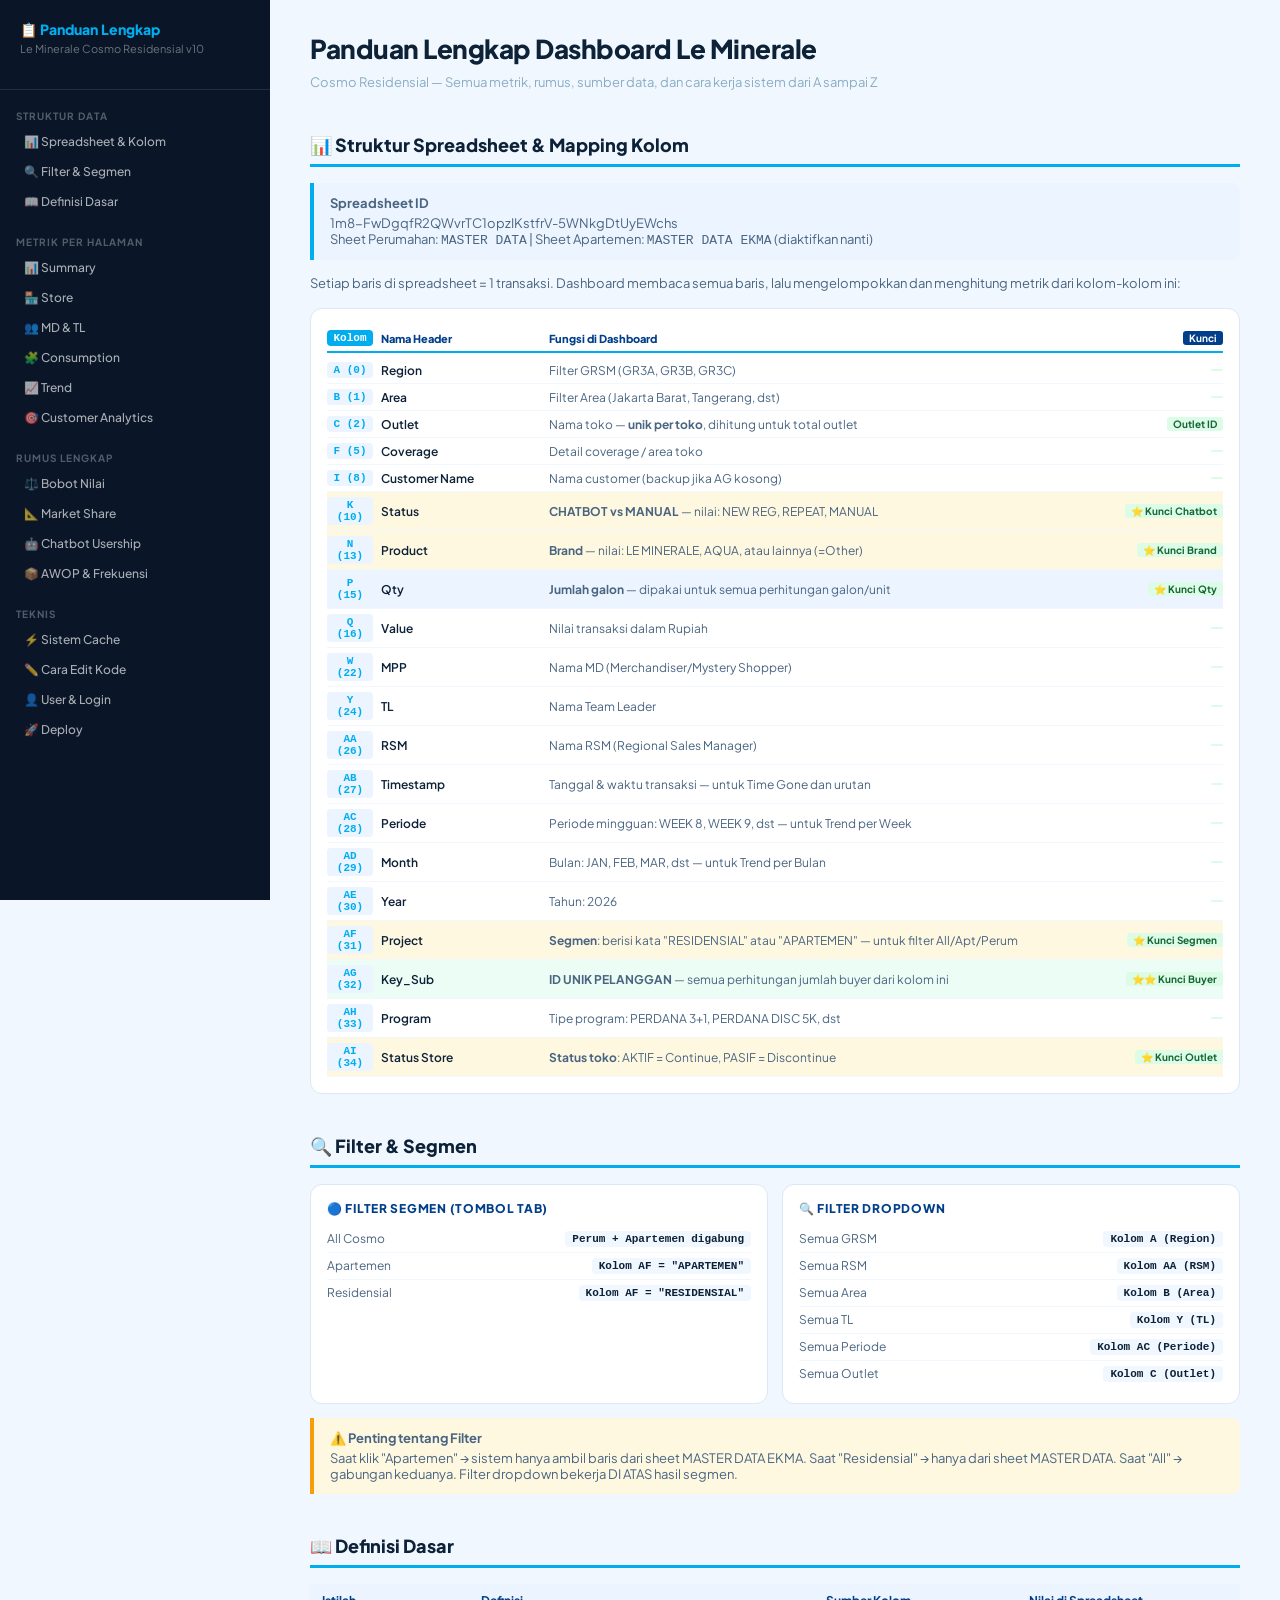
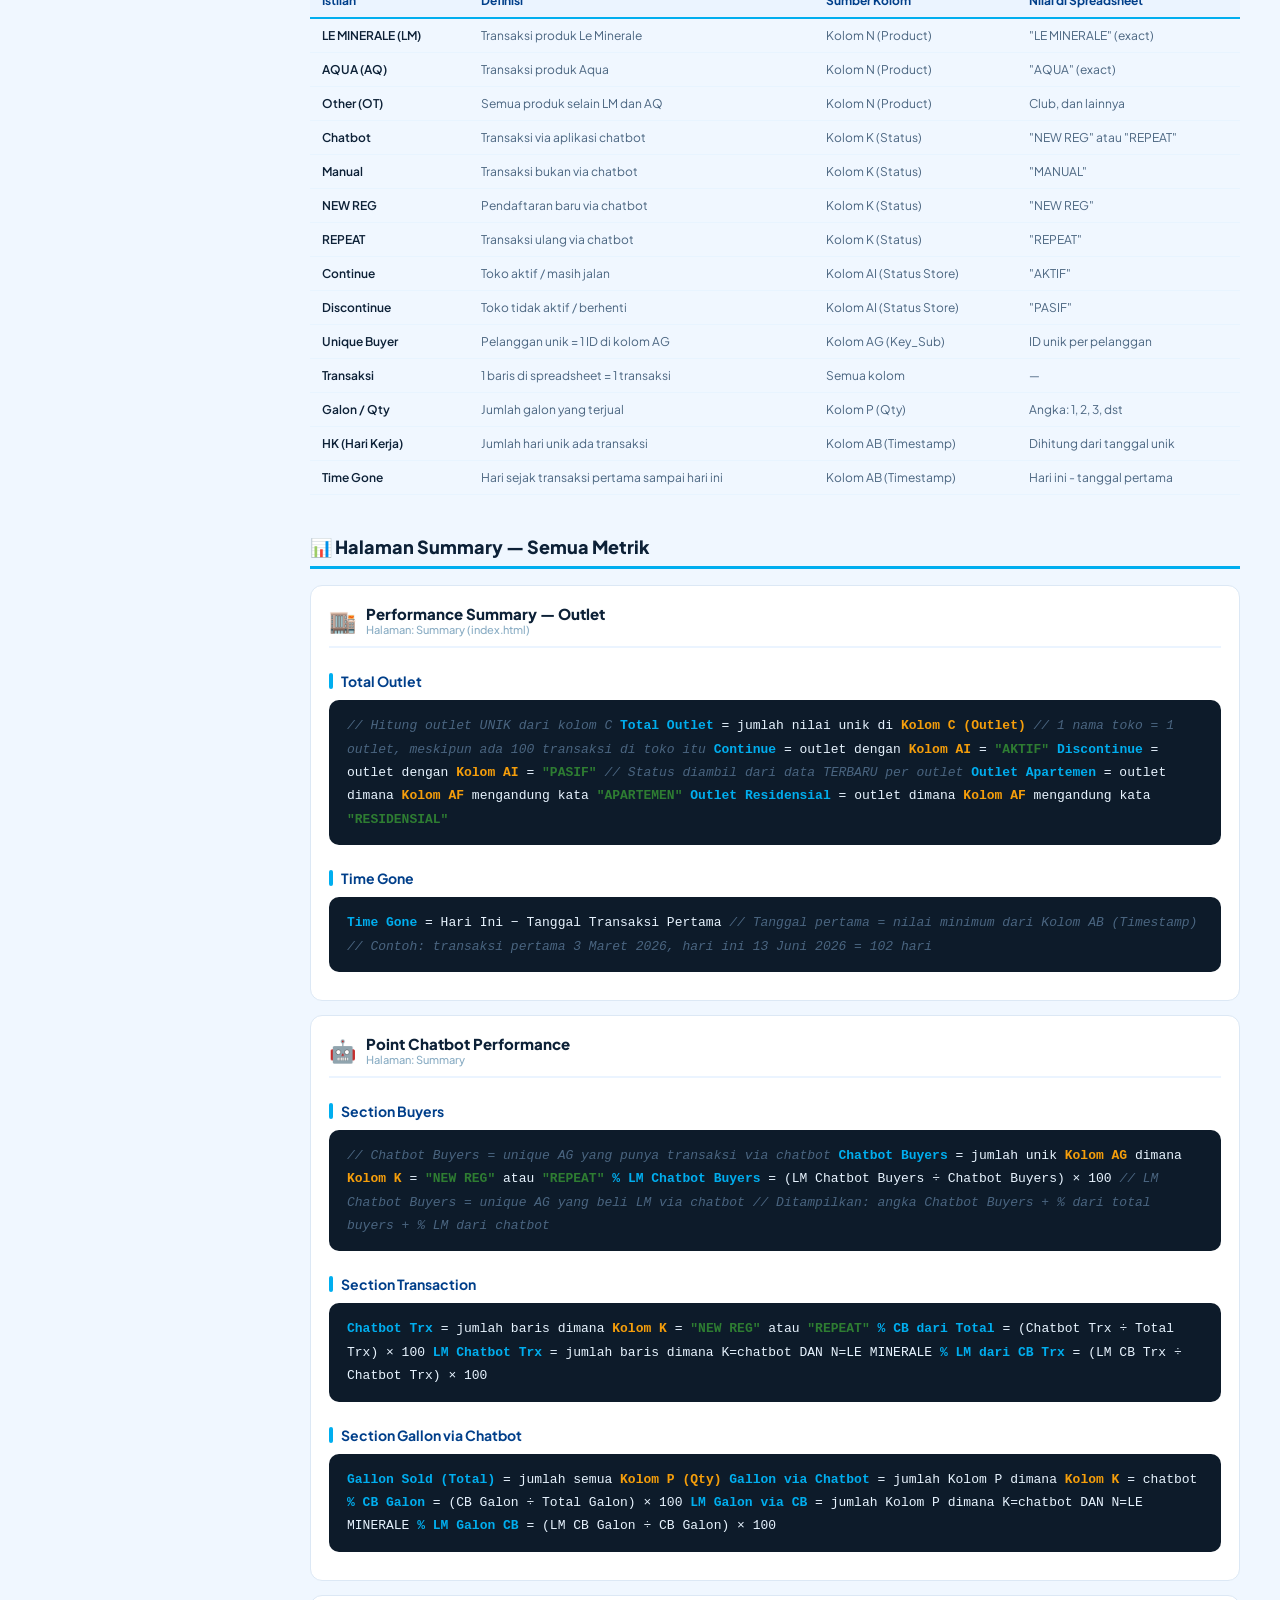
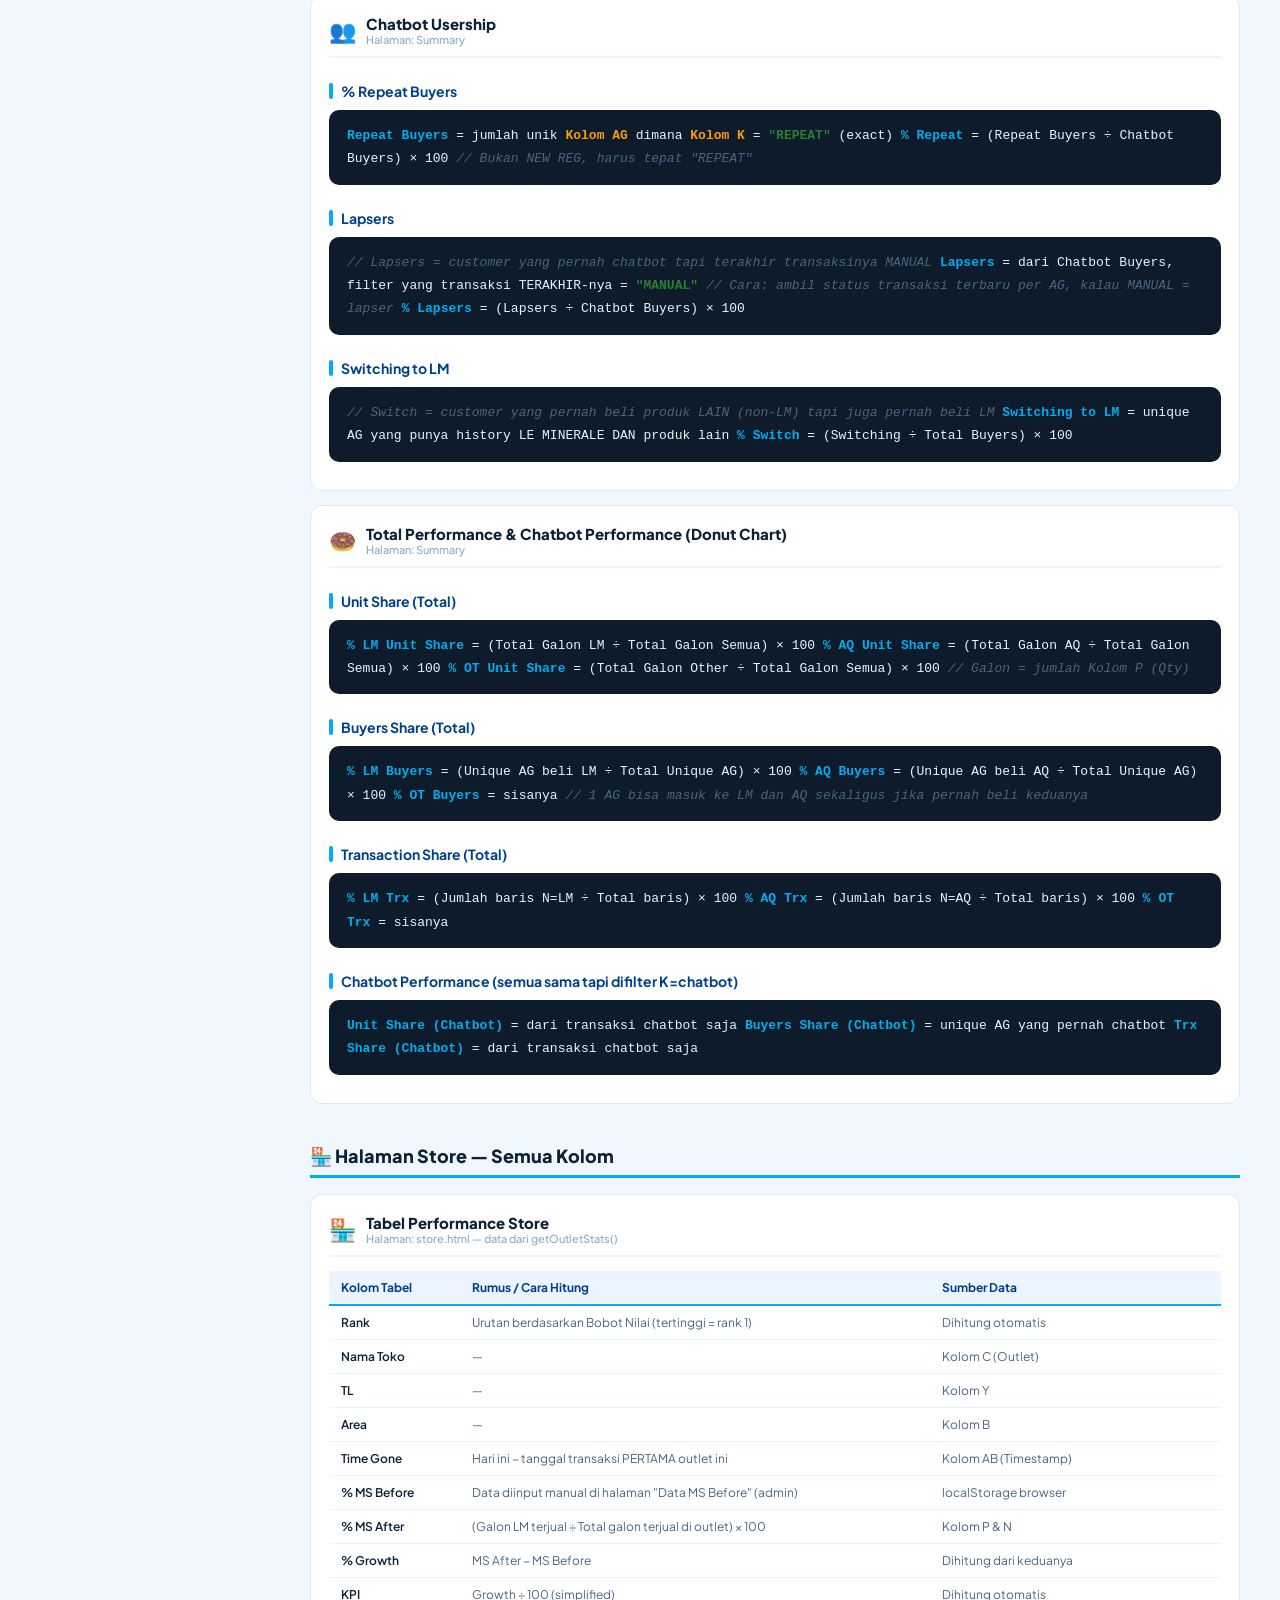
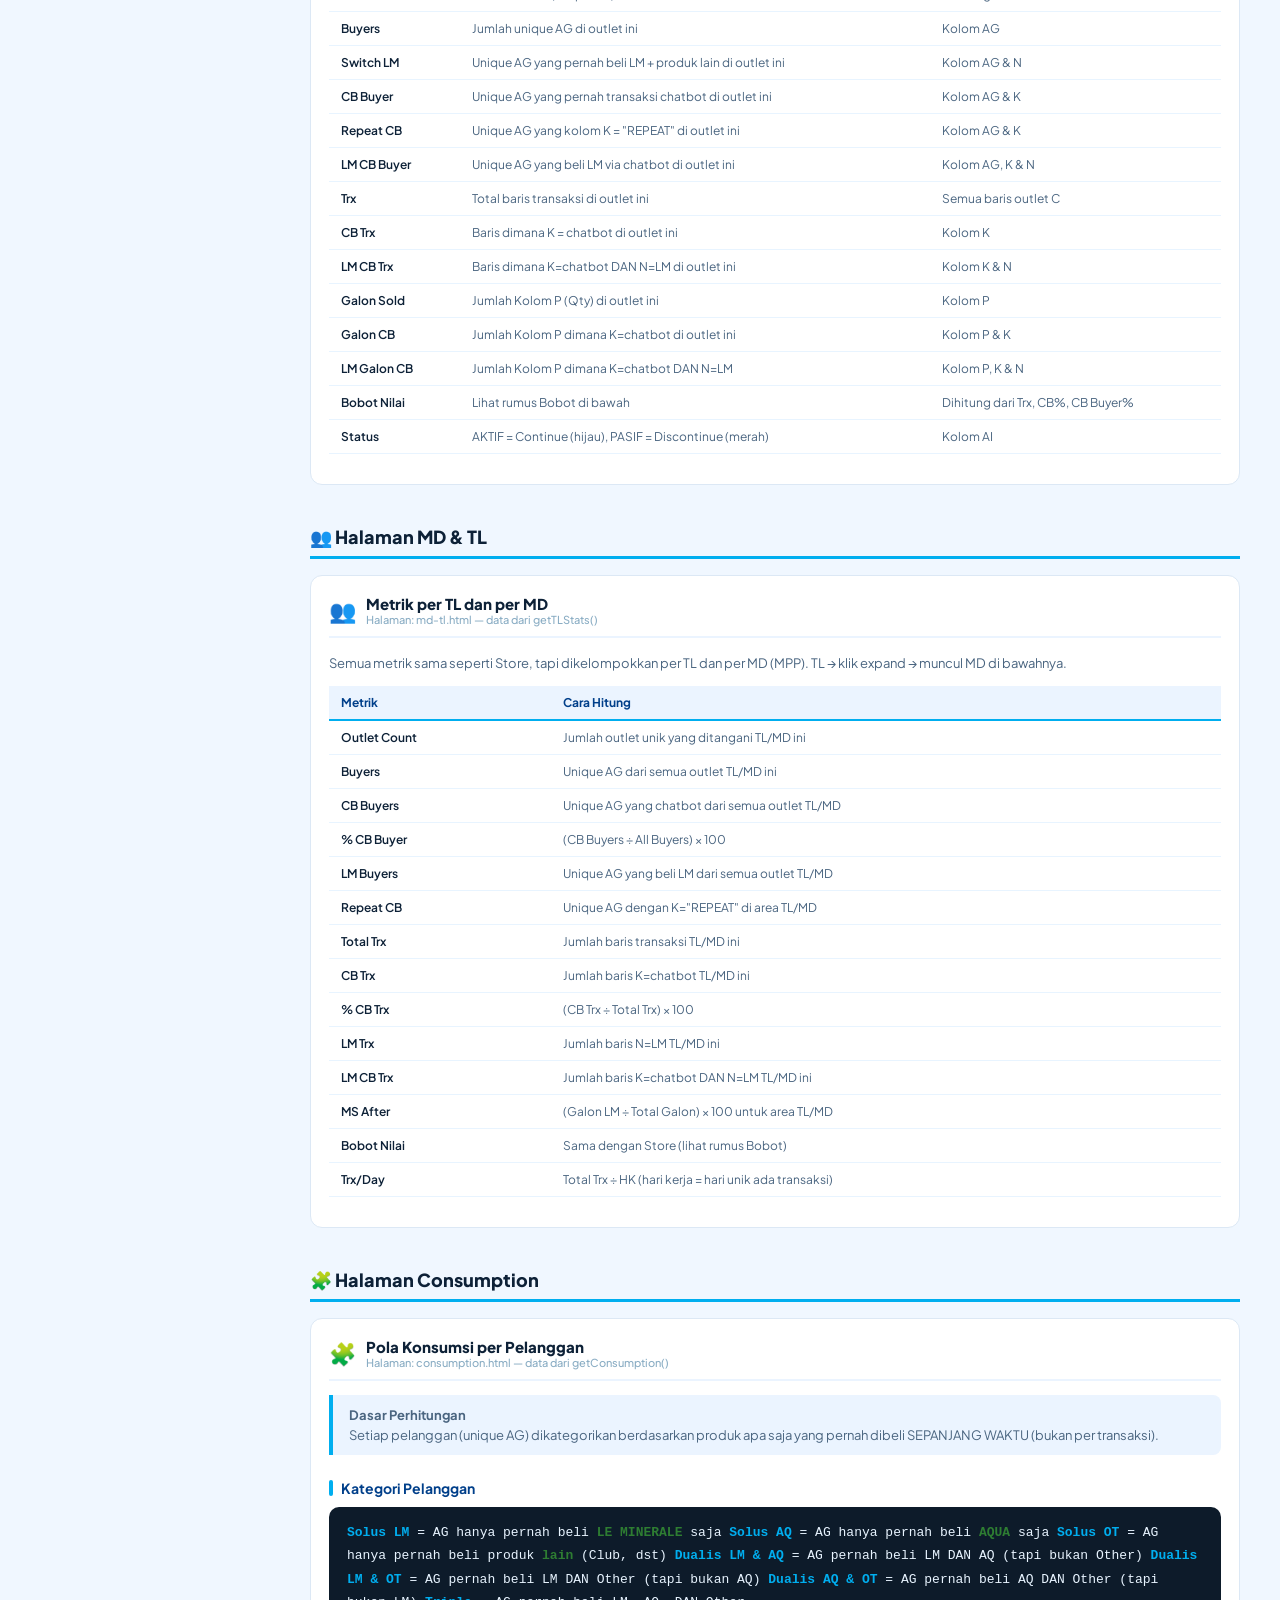
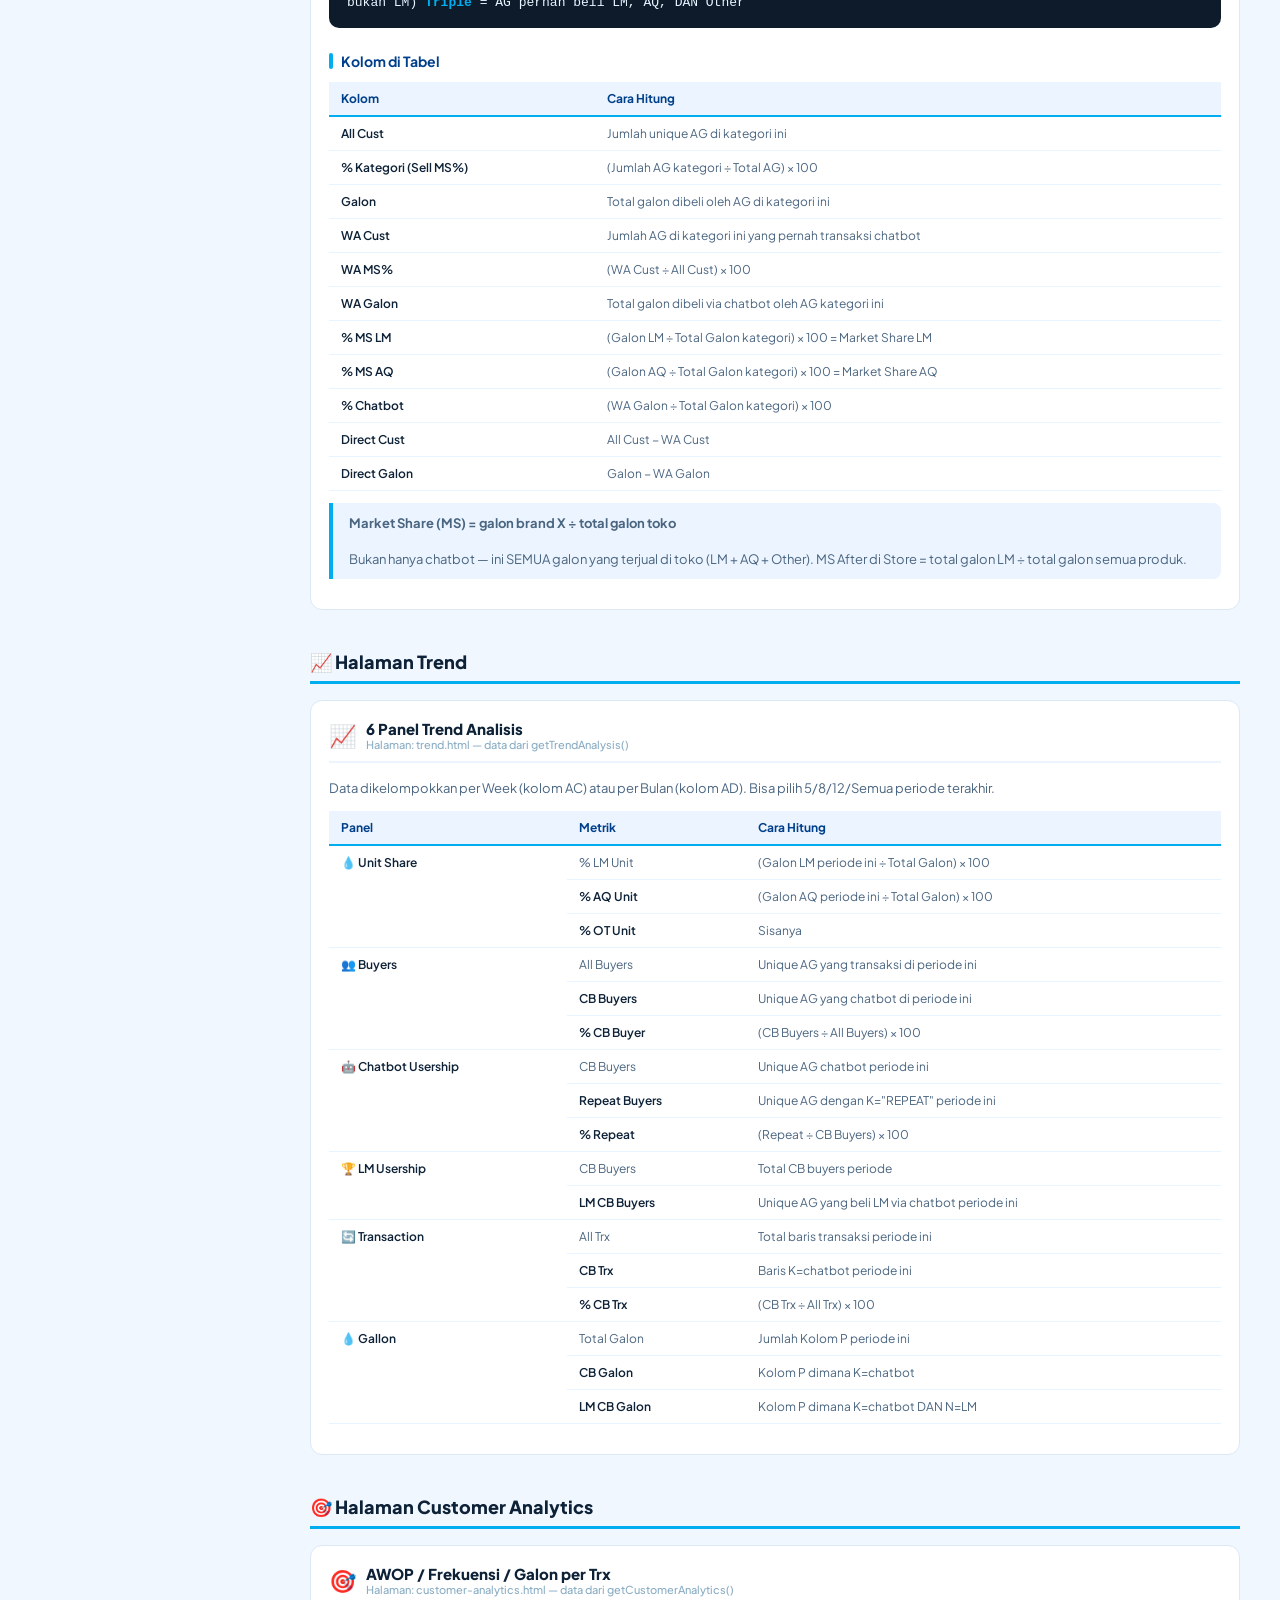
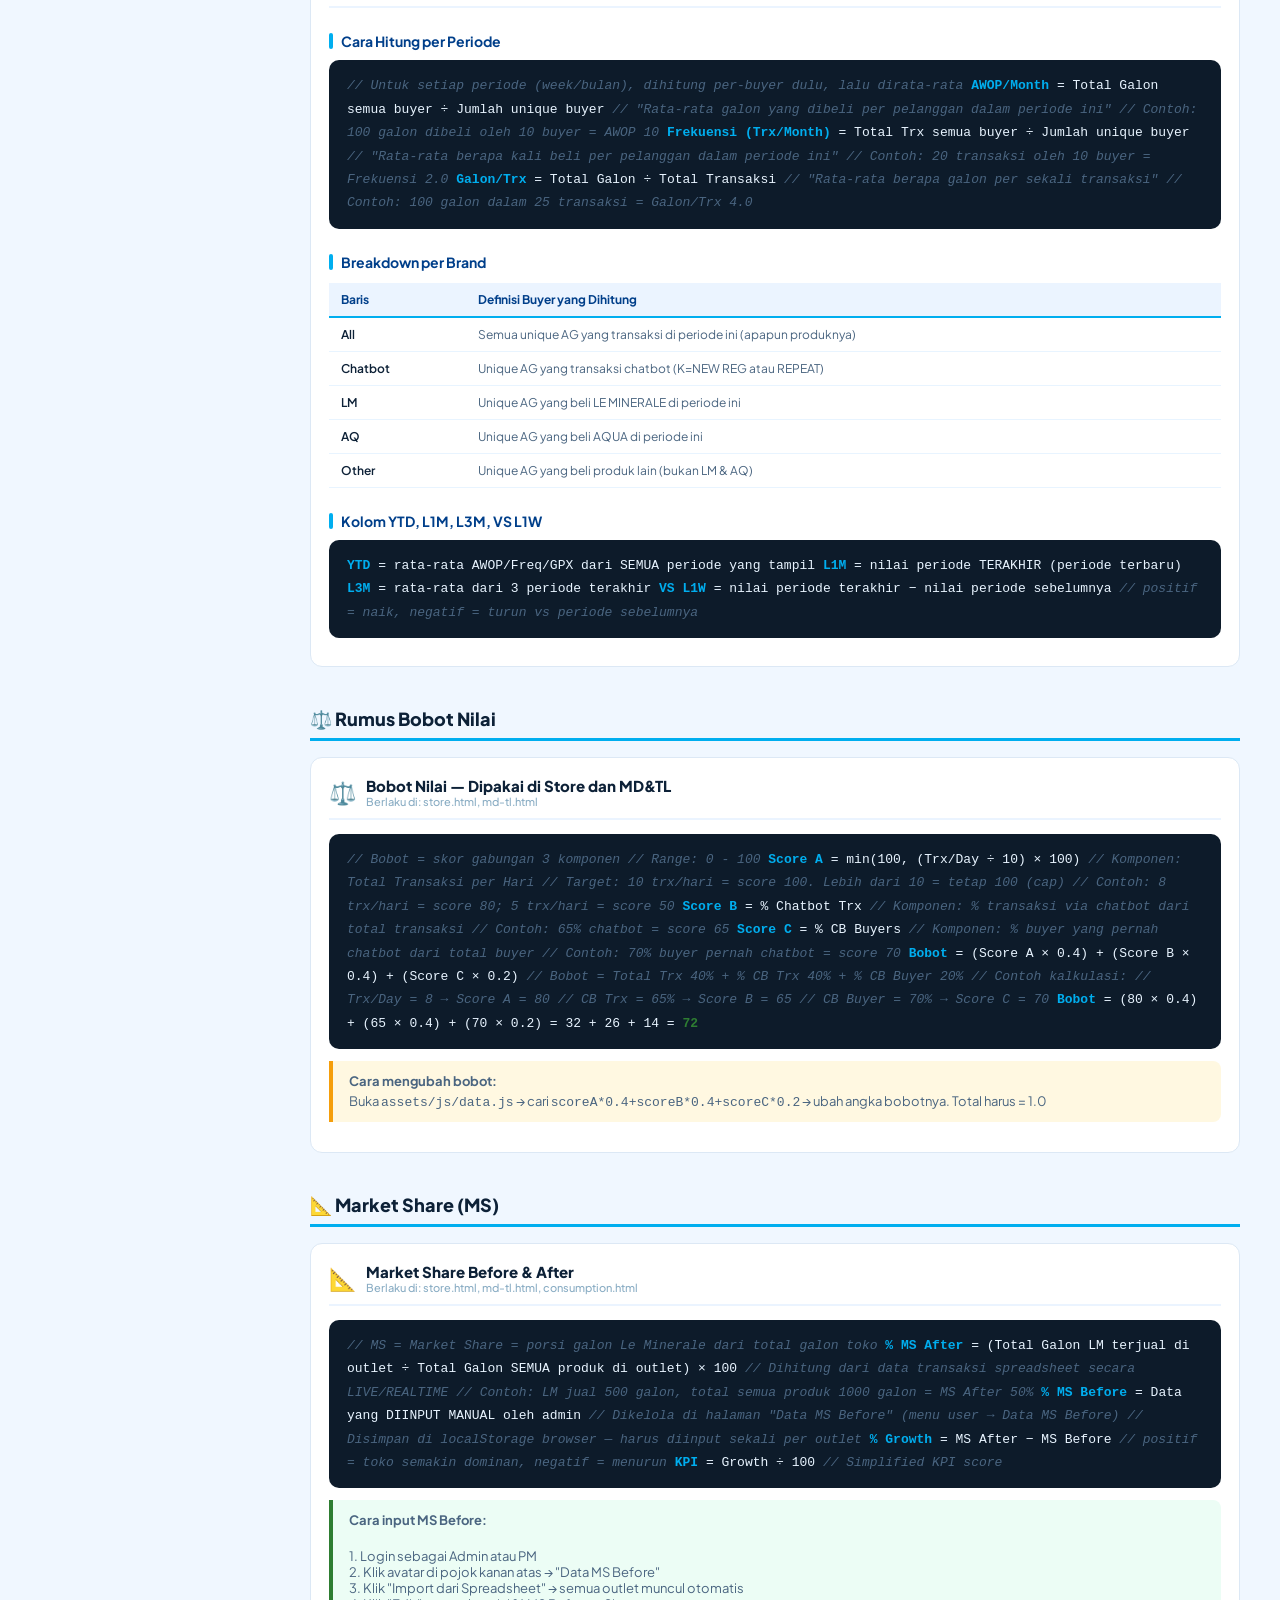
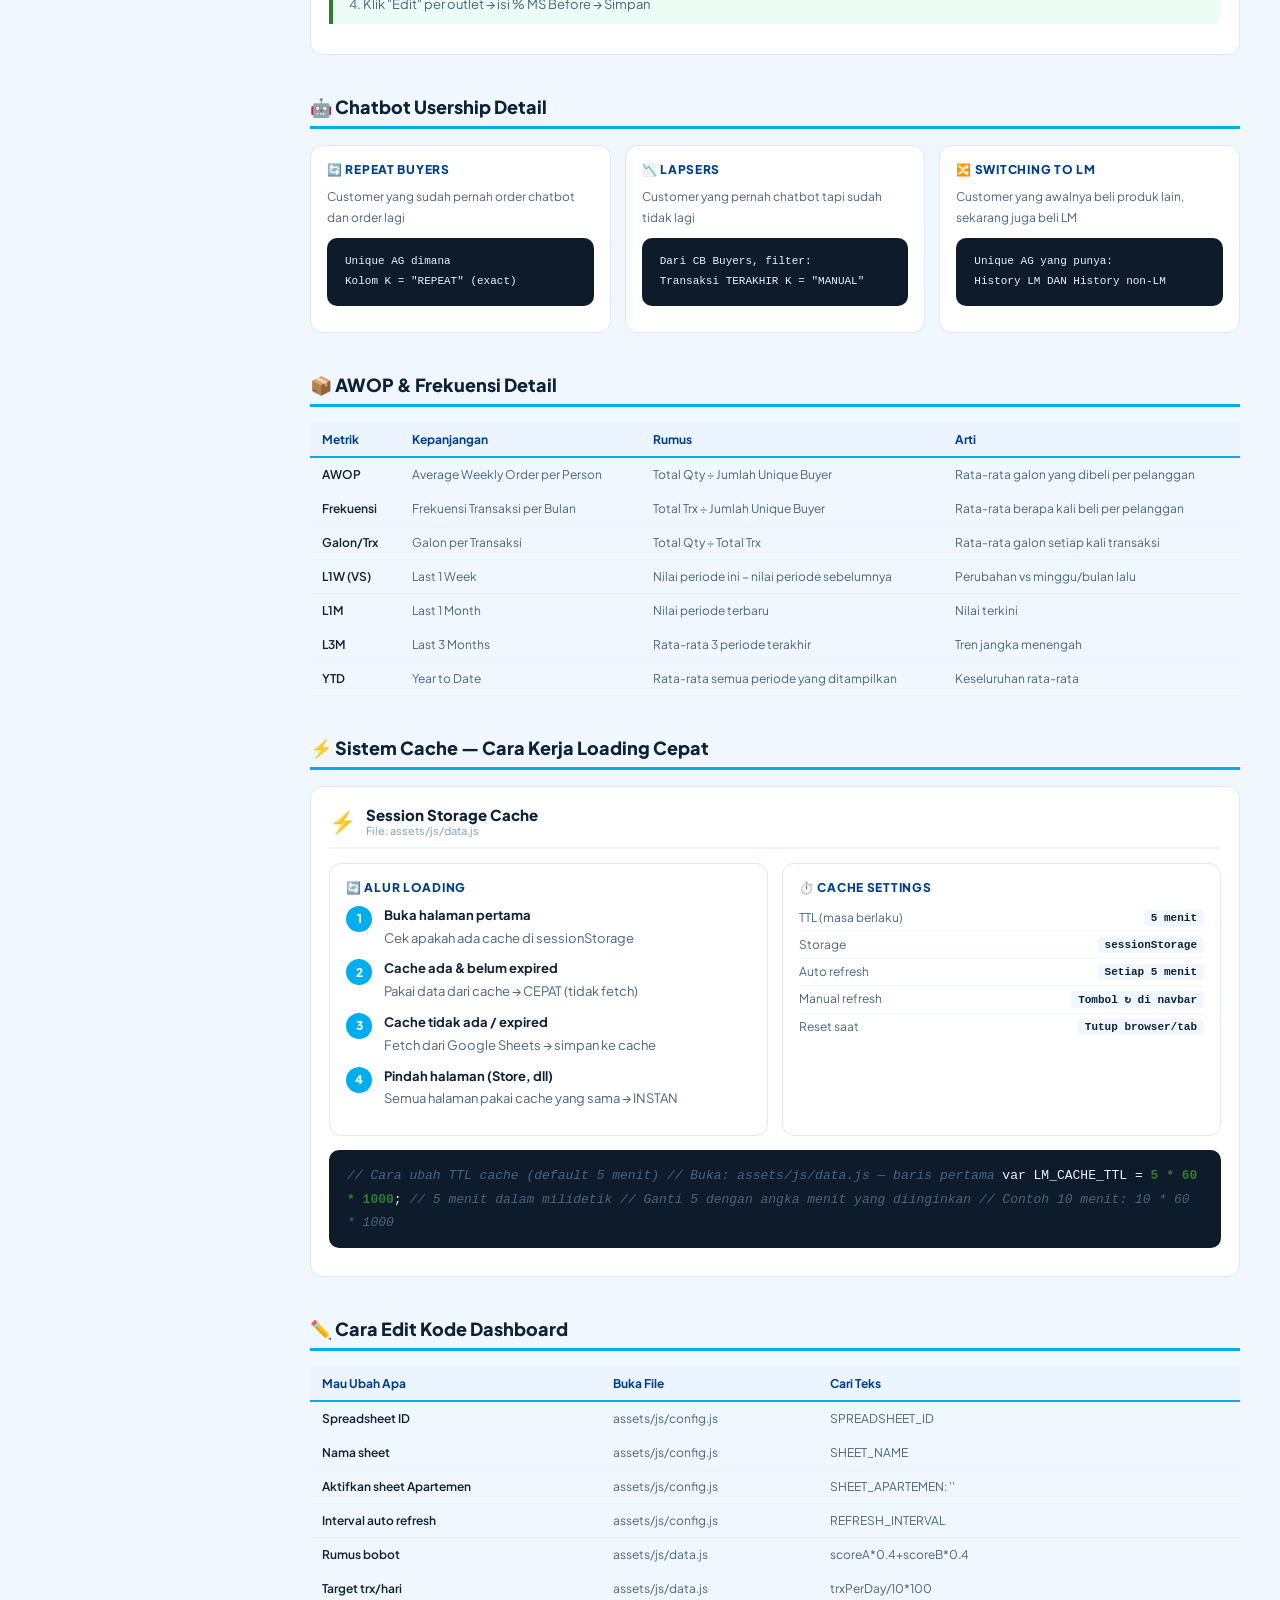
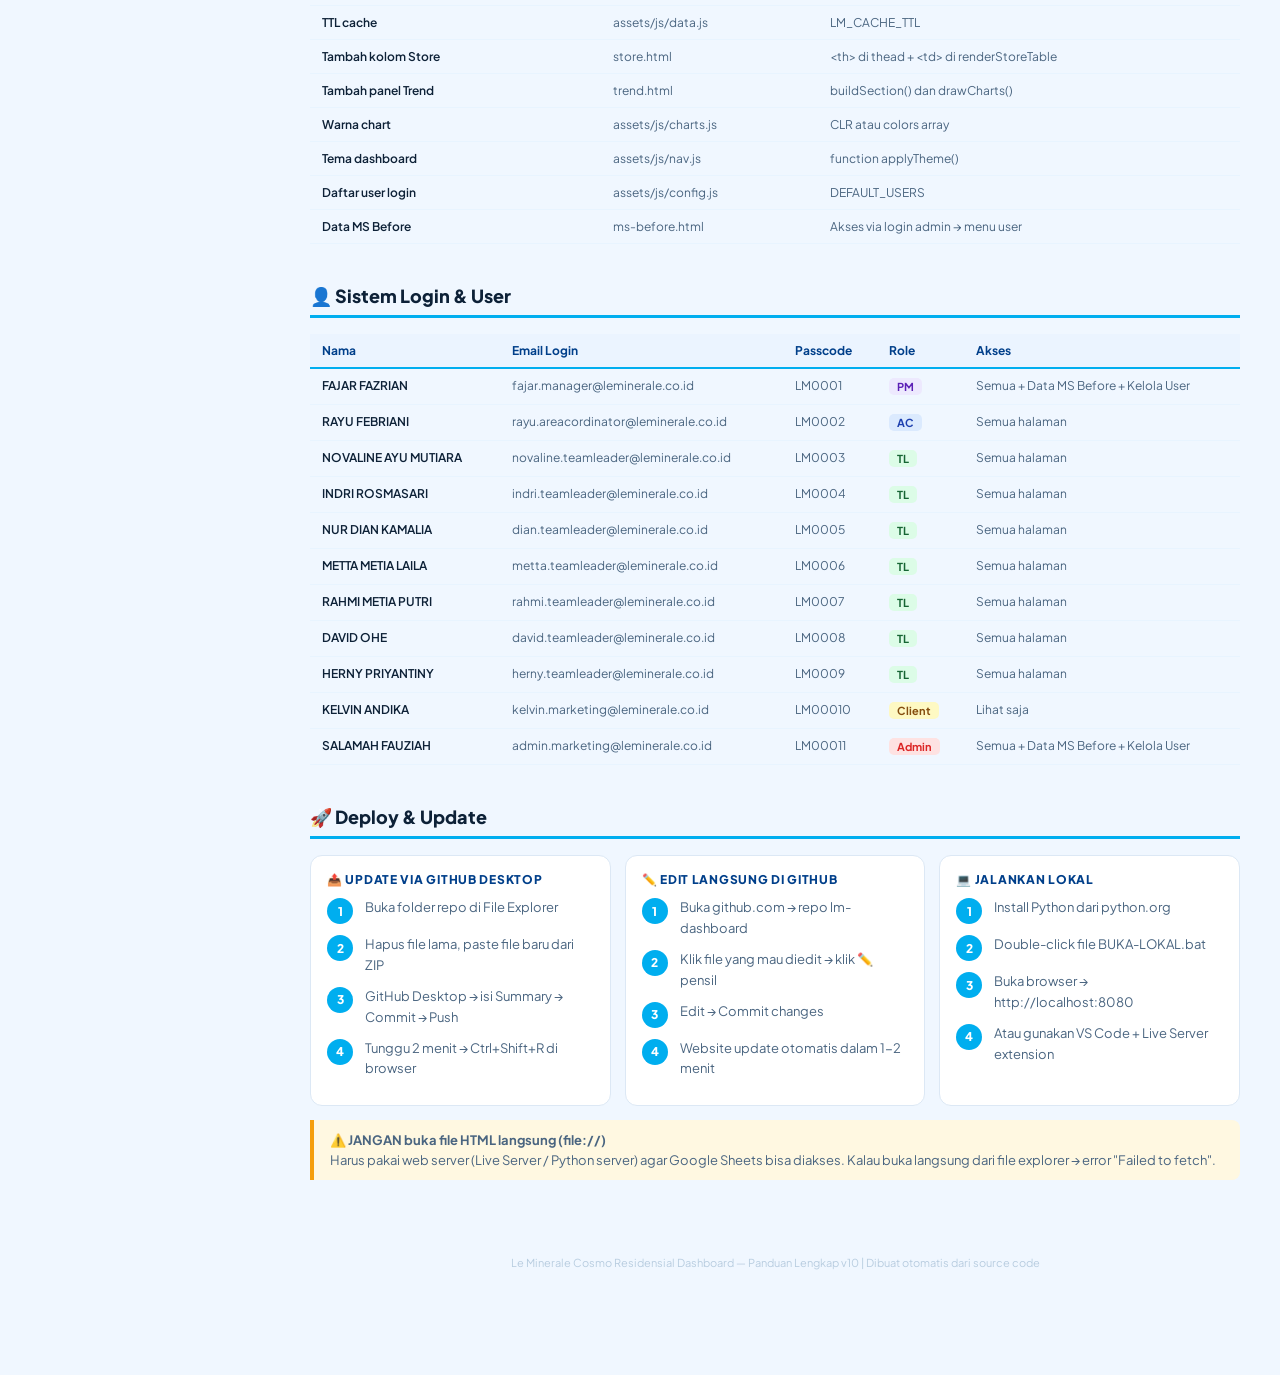
<file: PANDUAN-LENGKAP.html>
<!DOCTYPE html>
<html lang="id">
<head>
<meta charset="UTF-8">
<meta name="viewport" content="width=device-width,initial-scale=1">
<title>Panduan Lengkap Dashboard Le Minerale</title>
<link href="https://fonts.googleapis.com/css2?family=Plus+Jakarta+Sans:wght@400;500;600;700;800&display=swap" rel="stylesheet">
<style>
*{box-sizing:border-box;margin:0;padding:0}
body{font-family:'Plus Jakarta Sans',sans-serif;background:#F0F7FF;color:#0D2137}
.sidebar{position:fixed;left:0;top:0;width:270px;height:100vh;background:#0A1628;overflow-y:auto;z-index:100;padding-bottom:40px}
.sb-logo{padding:20px;border-bottom:1px solid rgba(255,255,255,.1);margin-bottom:8px}
.sb-logo h1{color:#00AEEF;font-size:14px;font-weight:800;margin-bottom:2px}
.sb-logo p{color:rgba(255,255,255,.4);font-size:11px}
.sb-sec{padding:8px 16px 4px;font-size:10px;font-weight:700;color:rgba(255,255,255,.3);text-transform:uppercase;letter-spacing:.1em;margin-top:12px}
.sb-link{display:block;padding:7px 16px;color:rgba(255,255,255,.65);text-decoration:none;font-size:12px;font-weight:500;border-radius:6px;margin:1px 8px;transition:all .15s}
.sb-link:hover,.sb-link.active{background:#00AEEF;color:#fff}
.main{margin-left:270px;padding:32px 40px;max-width:1200px}
h1.page-title{font-size:26px;font-weight:800;color:#0D2137;margin-bottom:6px;letter-spacing:-.5px}
.page-sub{font-size:13px;color:#8AADC4;margin-bottom:32px}
h2{font-size:18px;font-weight:800;color:#0D2137;margin:40px 0 16px;padding-bottom:8px;border-bottom:3px solid #00AEEF}
h3{font-size:14px;font-weight:700;color:#003F8A;margin:24px 0 10px;display:flex;align-items:center;gap:8px}
h3::before{content:'';display:inline-block;width:4px;height:16px;background:#00AEEF;border-radius:2px;flex-shrink:0}
p{font-size:13px;color:#4A6580;line-height:1.7;margin-bottom:10px}

/* FORMULA BOX */
.formula{background:#0D1B2A;border-radius:10px;padding:14px 18px;margin:10px 0;font-family:'Courier New',monospace;font-size:13px;color:#E8F4FF;line-height:1.8;overflow-x:auto}
.formula .f-result{color:#00AEEF;font-weight:700}
.formula .f-comment{color:#4A6580;font-style:italic}
.formula .f-col{color:#F59E0B;font-weight:600}
.formula .f-val{color:#2E7D32;font-weight:600}

/* TABLE */
.tbl{width:100%;border-collapse:collapse;margin:12px 0;font-size:12px}
.tbl th{background:#EBF4FF;padding:9px 12px;text-align:left;font-weight:700;color:#003F8A;border-bottom:2px solid #00AEEF;white-space:nowrap}
.tbl td{padding:9px 12px;border-bottom:1px solid #E8F4FF;color:#4A6580;vertical-align:top}
.tbl td:first-child{font-weight:600;color:#0D2137;white-space:nowrap}
.tbl tr:hover td{background:#F5FBFF}

/* CARDS */
.card-grid{display:grid;grid-template-columns:repeat(auto-fit,minmax(280px,1fr));gap:14px;margin:14px 0}
.card{background:#fff;border:1px solid #DCE8F5;border-radius:12px;padding:16px}
.card h4{font-size:12px;font-weight:800;color:#003F8A;margin-bottom:10px;text-transform:uppercase;letter-spacing:.06em}
.card-item{display:flex;justify-content:space-between;align-items:flex-start;padding:5px 0;border-bottom:1px solid #F0F7FF;gap:10px}
.card-item:last-child{border:none}
.card-item span:first-child{font-size:12px;color:#4A6580;flex:1}
.card-item span:last-child{font-size:11px;font-family:monospace;background:#F0F7FF;padding:2px 7px;border-radius:4px;color:#0D2137;font-weight:600;flex-shrink:0;text-align:right}

/* BADGES */
.badge{display:inline-block;padding:2px 8px;border-radius:5px;font-size:11px;font-weight:700}
.badge-blue{background:#DBEAFE;color:#1e40af}
.badge-green{background:#DCFCE7;color:#166534}
.badge-red{background:#FEE2E2;color:#DC2626}
.badge-yellow{background:#FEF9C3;color:#854D0E}
.badge-purple{background:#EDE9FE;color:#5B21B6}

/* INFO BOXES */
.info{background:#EBF4FF;border-left:4px solid #00AEEF;border-radius:0 8px 8px 0;padding:12px 16px;margin:12px 0;font-size:13px;color:#4A6580}
.warn{background:#FFF8E1;border-left:4px solid #F59E0B;border-radius:0 8px 8px 0;padding:12px 16px;margin:12px 0;font-size:13px;color:#4A6580}
.success{background:#ECFDF5;border-left:4px solid #2E7D32;border-radius:0 8px 8px 0;padding:12px 16px;margin:12px 0;font-size:13px;color:#4A6580}
.info strong,.warn strong,.success strong{font-weight:700;display:block;margin-bottom:4px}

/* COL MAPPING */
.col-row{display:flex;align-items:center;gap:8px;padding:5px 0;border-bottom:1px solid #F0F7FF}
.col-tag{width:46px;text-align:center;background:#EBF4FF;color:#00AEEF;font-size:11px;font-weight:700;border-radius:4px;padding:2px 4px;font-family:monospace;flex-shrink:0}
.col-name{font-size:12px;font-weight:600;color:#0D2137;width:160px;flex-shrink:0}
.col-desc{font-size:12px;color:#4A6580;flex:1}
.col-key{background:#DCFCE7;color:#166534;font-size:10px;font-weight:700;padding:1px 6px;border-radius:3px;flex-shrink:0}

/* STEP */
.step{display:flex;gap:12px;margin:10px 0;align-items:flex-start}
.step-n{width:26px;height:26px;border-radius:50%;background:#00AEEF;color:#fff;font-weight:800;font-size:12px;display:flex;align-items:center;justify-content:center;flex-shrink:0;margin-top:1px}
.step-body{flex:1;font-size:13px;color:#4A6580;line-height:1.6}
.step-body strong{display:block;color:#0D2137;font-weight:700;margin-bottom:2px}

/* METRIC SECTION */
.metric-section{background:#fff;border:1px solid #DCE8F5;border-radius:12px;padding:18px;margin:14px 0}
.metric-header{display:flex;align-items:center;gap:10px;margin-bottom:14px;padding-bottom:10px;border-bottom:2px solid #EBF4FF}
.metric-icon{font-size:22px}
.metric-title{font-size:15px;font-weight:800;color:#0D2137}
.metric-page{font-size:11px;color:#8AADC4;font-weight:500}

@media(max-width:768px){.sidebar{display:none}.main{margin-left:0;padding:20px}}
</style>
</head>
<body>

<nav class="sidebar">
  <div class="sb-logo">
    <h1>📋 Panduan Lengkap</h1>
    <p>Le Minerale Cosmo Residensial v10</p>
  </div>
  <div class="sb-sec">Struktur Data</div>
  <a href="#spreadsheet" class="sb-link">📊 Spreadsheet & Kolom</a>
  <a href="#filter" class="sb-link">🔍 Filter & Segmen</a>
  <a href="#definisi" class="sb-link">📖 Definisi Dasar</a>

  <div class="sb-sec">Metrik per Halaman</div>
  <a href="#summary" class="sb-link">📊 Summary</a>
  <a href="#store" class="sb-link">🏪 Store</a>
  <a href="#mdtl" class="sb-link">👥 MD & TL</a>
  <a href="#consumption" class="sb-link">🧩 Consumption</a>
  <a href="#trend" class="sb-link">📈 Trend</a>
  <a href="#analytics" class="sb-link">🎯 Customer Analytics</a>

  <div class="sb-sec">Rumus Lengkap</div>
  <a href="#bobot" class="sb-link">⚖️ Bobot Nilai</a>
  <a href="#ms" class="sb-link">📐 Market Share</a>
  <a href="#usership" class="sb-link">🤖 Chatbot Usership</a>
  <a href="#awop" class="sb-link">📦 AWOP & Frekuensi</a>

  <div class="sb-sec">Teknis</div>
  <a href="#cache" class="sb-link">⚡ Sistem Cache</a>
  <a href="#edit" class="sb-link">✏️ Cara Edit Kode</a>
  <a href="#user" class="sb-link">👤 User & Login</a>
  <a href="#deploy" class="sb-link">🚀 Deploy</a>
</nav>

<div class="main">
<h1 class="page-title">Panduan Lengkap Dashboard Le Minerale</h1>
<p class="page-sub">Cosmo Residensial — Semua metrik, rumus, sumber data, dan cara kerja sistem dari A sampai Z</p>

<!-- ======================== SPREADSHEET ======================== -->
<h2 id="spreadsheet">📊 Struktur Spreadsheet & Mapping Kolom</h2>

<div class="info"><strong>Spreadsheet ID</strong>1m8-FwDgqfR2QWvrTC1opzIKstfrV-5WNkgDtUyEWchs<br>Sheet Perumahan: <code>MASTER DATA</code> | Sheet Apartemen: <code>MASTER DATA EKMA</code> (diaktifkan nanti)</div>

<p>Setiap baris di spreadsheet = 1 transaksi. Dashboard membaca semua baris, lalu mengelompokkan dan menghitung metrik dari kolom-kolom ini:</p>

<div style="background:#fff;border:1px solid #DCE8F5;border-radius:12px;padding:16px;margin:14px 0">
  <div class="col-row" style="border-bottom:2px solid #00AEEF;margin-bottom:4px"><div class="col-tag" style="background:#00AEEF;color:#fff">Kolom</div><div class="col-name" style="font-size:11px;font-weight:800;color:#003F8A">Nama Header</div><div class="col-desc" style="font-size:11px;font-weight:800;color:#003F8A">Fungsi di Dashboard</div><div class="col-key" style="background:#003F8A;color:#fff">Kunci</div></div>

  <div class="col-row"><div class="col-tag">A (0)</div><div class="col-name">Region</div><div class="col-desc">Filter GRSM (GR3A, GR3B, GR3C)</div><div class="col-key"></div></div>
  <div class="col-row"><div class="col-tag">B (1)</div><div class="col-name">Area</div><div class="col-desc">Filter Area (Jakarta Barat, Tangerang, dst)</div><div class="col-key"></div></div>
  <div class="col-row"><div class="col-tag">C (2)</div><div class="col-name">Outlet</div><div class="col-desc">Nama toko — <strong>unik per toko</strong>, dihitung untuk total outlet</div><div class="col-key">Outlet ID</div></div>
  <div class="col-row"><div class="col-tag">F (5)</div><div class="col-name">Coverage</div><div class="col-desc">Detail coverage / area toko</div><div class="col-key"></div></div>
  <div class="col-row"><div class="col-tag">I (8)</div><div class="col-name">Customer Name</div><div class="col-desc">Nama customer (backup jika AG kosong)</div><div class="col-key"></div></div>
  <div class="col-row" style="background:#FFF8E1"><div class="col-tag">K (10)</div><div class="col-name">Status</div><div class="col-desc"><strong>CHATBOT vs MANUAL</strong> — nilai: NEW REG, REPEAT, MANUAL</div><div class="col-key">⭐ Kunci Chatbot</div></div>
  <div class="col-row" style="background:#FFF8E1"><div class="col-tag">N (13)</div><div class="col-name">Product</div><div class="col-desc"><strong>Brand</strong> — nilai: LE MINERALE, AQUA, atau lainnya (=Other)</div><div class="col-key">⭐ Kunci Brand</div></div>
  <div class="col-row" style="background:#EBF4FF"><div class="col-tag">P (15)</div><div class="col-name">Qty</div><div class="col-desc"><strong>Jumlah galon</strong> — dipakai untuk semua perhitungan galon/unit</div><div class="col-key">⭐ Kunci Qty</div></div>
  <div class="col-row"><div class="col-tag">Q (16)</div><div class="col-name">Value</div><div class="col-desc">Nilai transaksi dalam Rupiah</div><div class="col-key"></div></div>
  <div class="col-row"><div class="col-tag">W (22)</div><div class="col-name">MPP</div><div class="col-desc">Nama MD (Merchandiser/Mystery Shopper)</div><div class="col-key"></div></div>
  <div class="col-row"><div class="col-tag">Y (24)</div><div class="col-name">TL</div><div class="col-desc">Nama Team Leader</div><div class="col-key"></div></div>
  <div class="col-row"><div class="col-tag">AA (26)</div><div class="col-name">RSM</div><div class="col-desc">Nama RSM (Regional Sales Manager)</div><div class="col-key"></div></div>
  <div class="col-row"><div class="col-tag">AB (27)</div><div class="col-name">Timestamp</div><div class="col-desc">Tanggal & waktu transaksi — untuk Time Gone dan urutan</div><div class="col-key"></div></div>
  <div class="col-row"><div class="col-tag">AC (28)</div><div class="col-name">Periode</div><div class="col-desc">Periode mingguan: WEEK 8, WEEK 9, dst — untuk Trend per Week</div><div class="col-key"></div></div>
  <div class="col-row"><div class="col-tag">AD (29)</div><div class="col-name">Month</div><div class="col-desc">Bulan: JAN, FEB, MAR, dst — untuk Trend per Bulan</div><div class="col-key"></div></div>
  <div class="col-row"><div class="col-tag">AE (30)</div><div class="col-name">Year</div><div class="col-desc">Tahun: 2026</div><div class="col-key"></div></div>
  <div class="col-row" style="background:#FFF8E1"><div class="col-tag">AF (31)</div><div class="col-name">Project</div><div class="col-desc"><strong>Segmen</strong>: berisi kata "RESIDENSIAL" atau "APARTEMEN" — untuk filter All/Apt/Perum</div><div class="col-key">⭐ Kunci Segmen</div></div>
  <div class="col-row" style="background:#ECFDF5"><div class="col-tag">AG (32)</div><div class="col-name">Key_Sub</div><div class="col-desc"><strong>ID UNIK PELANGGAN</strong> — semua perhitungan jumlah buyer dari kolom ini</div><div class="col-key">⭐⭐ Kunci Buyer</div></div>
  <div class="col-row"><div class="col-tag">AH (33)</div><div class="col-name">Program</div><div class="col-desc">Tipe program: PERDANA 3+1, PERDANA DISC 5K, dst</div><div class="col-key"></div></div>
  <div class="col-row" style="background:#FFF8E1"><div class="col-tag">AI (34)</div><div class="col-name">Status Store</div><div class="col-desc"><strong>Status toko</strong>: AKTIF = Continue, PASIF = Discontinue</div><div class="col-key">⭐ Kunci Outlet</div></div>
</div>

<!-- ======================== FILTER ======================== -->
<h2 id="filter">🔍 Filter & Segmen</h2>

<div class="card-grid">
  <div class="card">
    <h4>🔵 Filter Segmen (Tombol Tab)</h4>
    <div class="card-item"><span>All Cosmo</span><span>Perum + Apartemen digabung</span></div>
    <div class="card-item"><span>Apartemen</span><span>Kolom AF = "APARTEMEN"</span></div>
    <div class="card-item"><span>Residensial</span><span>Kolom AF = "RESIDENSIAL"</span></div>
  </div>
  <div class="card">
    <h4>🔍 Filter Dropdown</h4>
    <div class="card-item"><span>Semua GRSM</span><span>Kolom A (Region)</span></div>
    <div class="card-item"><span>Semua RSM</span><span>Kolom AA (RSM)</span></div>
    <div class="card-item"><span>Semua Area</span><span>Kolom B (Area)</span></div>
    <div class="card-item"><span>Semua TL</span><span>Kolom Y (TL)</span></div>
    <div class="card-item"><span>Semua Periode</span><span>Kolom AC (Periode)</span></div>
    <div class="card-item"><span>Semua Outlet</span><span>Kolom C (Outlet)</span></div>
  </div>
</div>

<div class="warn"><strong>⚠️ Penting tentang Filter</strong>Saat klik "Apartemen" → sistem hanya ambil baris dari sheet MASTER DATA EKMA. Saat "Residensial" → hanya dari sheet MASTER DATA. Saat "All" → gabungan keduanya. Filter dropdown bekerja DI ATAS hasil segmen.</div>

<!-- ======================== DEFINISI ======================== -->
<h2 id="definisi">📖 Definisi Dasar</h2>

<table class="tbl">
  <tr><th>Istilah</th><th>Definisi</th><th>Sumber Kolom</th><th>Nilai di Spreadsheet</th></tr>
  <tr><td>LE MINERALE (LM)</td><td>Transaksi produk Le Minerale</td><td>Kolom N (Product)</td><td>"LE MINERALE" (exact)</td></tr>
  <tr><td>AQUA (AQ)</td><td>Transaksi produk Aqua</td><td>Kolom N (Product)</td><td>"AQUA" (exact)</td></tr>
  <tr><td>Other (OT)</td><td>Semua produk selain LM dan AQ</td><td>Kolom N (Product)</td><td>Club, dan lainnya</td></tr>
  <tr><td>Chatbot</td><td>Transaksi via aplikasi chatbot</td><td>Kolom K (Status)</td><td>"NEW REG" atau "REPEAT"</td></tr>
  <tr><td>Manual</td><td>Transaksi bukan via chatbot</td><td>Kolom K (Status)</td><td>"MANUAL"</td></tr>
  <tr><td>NEW REG</td><td>Pendaftaran baru via chatbot</td><td>Kolom K (Status)</td><td>"NEW REG"</td></tr>
  <tr><td>REPEAT</td><td>Transaksi ulang via chatbot</td><td>Kolom K (Status)</td><td>"REPEAT"</td></tr>
  <tr><td>Continue</td><td>Toko aktif / masih jalan</td><td>Kolom AI (Status Store)</td><td>"AKTIF"</td></tr>
  <tr><td>Discontinue</td><td>Toko tidak aktif / berhenti</td><td>Kolom AI (Status Store)</td><td>"PASIF"</td></tr>
  <tr><td>Unique Buyer</td><td>Pelanggan unik = 1 ID di kolom AG</td><td>Kolom AG (Key_Sub)</td><td>ID unik per pelanggan</td></tr>
  <tr><td>Transaksi</td><td>1 baris di spreadsheet = 1 transaksi</td><td>Semua kolom</td><td>—</td></tr>
  <tr><td>Galon / Qty</td><td>Jumlah galon yang terjual</td><td>Kolom P (Qty)</td><td>Angka: 1, 2, 3, dst</td></tr>
  <tr><td>HK (Hari Kerja)</td><td>Jumlah hari unik ada transaksi</td><td>Kolom AB (Timestamp)</td><td>Dihitung dari tanggal unik</td></tr>
  <tr><td>Time Gone</td><td>Hari sejak transaksi pertama sampai hari ini</td><td>Kolom AB (Timestamp)</td><td>Hari ini - tanggal pertama</td></tr>
</table>

<!-- ======================== SUMMARY ======================== -->
<h2 id="summary">📊 Halaman Summary — Semua Metrik</h2>

<div class="metric-section">
  <div class="metric-header"><div class="metric-icon">🏬</div><div><div class="metric-title">Performance Summary — Outlet</div><div class="metric-page">Halaman: Summary (index.html)</div></div></div>

  <h3>Total Outlet</h3>
  <div class="formula">
<span class="f-comment">// Hitung outlet UNIK dari kolom C</span>
<span class="f-result">Total Outlet</span> = jumlah nilai unik di <span class="f-col">Kolom C (Outlet)</span>
<span class="f-comment">// 1 nama toko = 1 outlet, meskipun ada 100 transaksi di toko itu</span>

<span class="f-result">Continue</span>  = outlet dengan <span class="f-col">Kolom AI</span> = <span class="f-val">"AKTIF"</span>
<span class="f-result">Discontinue</span> = outlet dengan <span class="f-col">Kolom AI</span> = <span class="f-val">"PASIF"</span>
<span class="f-comment">// Status diambil dari data TERBARU per outlet</span>

<span class="f-result">Outlet Apartemen</span>  = outlet dimana <span class="f-col">Kolom AF</span> mengandung kata <span class="f-val">"APARTEMEN"</span>
<span class="f-result">Outlet Residensial</span> = outlet dimana <span class="f-col">Kolom AF</span> mengandung kata <span class="f-val">"RESIDENSIAL"</span>
  </div>

  <h3>Time Gone</h3>
  <div class="formula">
<span class="f-result">Time Gone</span> = Hari Ini − Tanggal Transaksi Pertama
<span class="f-comment">// Tanggal pertama = nilai minimum dari Kolom AB (Timestamp)</span>
<span class="f-comment">// Contoh: transaksi pertama 3 Maret 2026, hari ini 13 Juni 2026 = 102 hari</span>
  </div>
</div>

<div class="metric-section">
  <div class="metric-header"><div class="metric-icon">🤖</div><div><div class="metric-title">Point Chatbot Performance</div><div class="metric-page">Halaman: Summary</div></div></div>

  <h3>Section Buyers</h3>
  <div class="formula">
<span class="f-comment">// Chatbot Buyers = unique AG yang punya transaksi via chatbot</span>
<span class="f-result">Chatbot Buyers</span> = jumlah unik <span class="f-col">Kolom AG</span> dimana <span class="f-col">Kolom K</span> = <span class="f-val">"NEW REG"</span> atau <span class="f-val">"REPEAT"</span>

<span class="f-result">% LM Chatbot Buyers</span> = (LM Chatbot Buyers ÷ Chatbot Buyers) × 100
<span class="f-comment">// LM Chatbot Buyers = unique AG yang beli LM via chatbot</span>
<span class="f-comment">// Ditampilkan: angka Chatbot Buyers + % dari total buyers + % LM dari chatbot</span>
  </div>

  <h3>Section Transaction</h3>
  <div class="formula">
<span class="f-result">Chatbot Trx</span>   = jumlah baris dimana <span class="f-col">Kolom K</span> = <span class="f-val">"NEW REG"</span> atau <span class="f-val">"REPEAT"</span>
<span class="f-result">% CB dari Total</span>  = (Chatbot Trx ÷ Total Trx) × 100
<span class="f-result">LM Chatbot Trx</span> = jumlah baris dimana K=chatbot DAN N=LE MINERALE
<span class="f-result">% LM dari CB Trx</span> = (LM CB Trx ÷ Chatbot Trx) × 100
  </div>

  <h3>Section Gallon via Chatbot</h3>
  <div class="formula">
<span class="f-result">Gallon Sold (Total)</span> = jumlah semua <span class="f-col">Kolom P (Qty)</span>
<span class="f-result">Gallon via Chatbot</span> = jumlah Kolom P dimana <span class="f-col">Kolom K</span> = chatbot
<span class="f-result">% CB Galon</span>        = (CB Galon ÷ Total Galon) × 100
<span class="f-result">LM Galon via CB</span>   = jumlah Kolom P dimana K=chatbot DAN N=LE MINERALE
<span class="f-result">% LM Galon CB</span>     = (LM CB Galon ÷ CB Galon) × 100
  </div>
</div>

<div class="metric-section">
  <div class="metric-header"><div class="metric-icon">👥</div><div><div class="metric-title">Chatbot Usership</div><div class="metric-page">Halaman: Summary</div></div></div>

  <h3>% Repeat Buyers</h3>
  <div class="formula">
<span class="f-result">Repeat Buyers</span> = jumlah unik <span class="f-col">Kolom AG</span> dimana <span class="f-col">Kolom K</span> = <span class="f-val">"REPEAT"</span> (exact)
<span class="f-result">% Repeat</span>      = (Repeat Buyers ÷ Chatbot Buyers) × 100
<span class="f-comment">// Bukan NEW REG, harus tepat "REPEAT"</span>
  </div>

  <h3>Lapsers</h3>
  <div class="formula">
<span class="f-comment">// Lapsers = customer yang pernah chatbot tapi terakhir transaksinya MANUAL</span>
<span class="f-result">Lapsers</span> = dari Chatbot Buyers, filter yang transaksi TERAKHIR-nya = <span class="f-val">"MANUAL"</span>
<span class="f-comment">// Cara: ambil status transaksi terbaru per AG, kalau MANUAL = lapser</span>
<span class="f-result">% Lapsers</span> = (Lapsers ÷ Chatbot Buyers) × 100
  </div>

  <h3>Switching to LM</h3>
  <div class="formula">
<span class="f-comment">// Switch = customer yang pernah beli produk LAIN (non-LM) tapi juga pernah beli LM</span>
<span class="f-result">Switching to LM</span> = unique AG yang punya history LE MINERALE DAN produk lain
<span class="f-result">% Switch</span>        = (Switching ÷ Total Buyers) × 100
  </div>
</div>

<div class="metric-section">
  <div class="metric-header"><div class="metric-icon">🍩</div><div><div class="metric-title">Total Performance & Chatbot Performance (Donut Chart)</div><div class="metric-page">Halaman: Summary</div></div></div>

  <h3>Unit Share (Total)</h3>
  <div class="formula">
<span class="f-result">% LM Unit Share</span> = (Total Galon LM ÷ Total Galon Semua) × 100
<span class="f-result">% AQ Unit Share</span> = (Total Galon AQ ÷ Total Galon Semua) × 100
<span class="f-result">% OT Unit Share</span> = (Total Galon Other ÷ Total Galon Semua) × 100
<span class="f-comment">// Galon = jumlah Kolom P (Qty)</span>
  </div>

  <h3>Buyers Share (Total)</h3>
  <div class="formula">
<span class="f-result">% LM Buyers</span> = (Unique AG beli LM ÷ Total Unique AG) × 100
<span class="f-result">% AQ Buyers</span> = (Unique AG beli AQ ÷ Total Unique AG) × 100
<span class="f-result">% OT Buyers</span> = sisanya
<span class="f-comment">// 1 AG bisa masuk ke LM dan AQ sekaligus jika pernah beli keduanya</span>
  </div>

  <h3>Transaction Share (Total)</h3>
  <div class="formula">
<span class="f-result">% LM Trx</span> = (Jumlah baris N=LM ÷ Total baris) × 100
<span class="f-result">% AQ Trx</span> = (Jumlah baris N=AQ ÷ Total baris) × 100
<span class="f-result">% OT Trx</span> = sisanya
  </div>

  <h3>Chatbot Performance (semua sama tapi difilter K=chatbot)</h3>
  <div class="formula">
<span class="f-result">Unit Share (Chatbot)</span>  = dari transaksi chatbot saja
<span class="f-result">Buyers Share (Chatbot)</span> = unique AG yang pernah chatbot
<span class="f-result">Trx Share (Chatbot)</span>   = dari transaksi chatbot saja
  </div>
</div>

<!-- ======================== STORE ======================== -->
<h2 id="store">🏪 Halaman Store — Semua Kolom</h2>

<div class="metric-section">
  <div class="metric-header"><div class="metric-icon">🏪</div><div><div class="metric-title">Tabel Performance Store</div><div class="metric-page">Halaman: store.html — data dari getOutletStats()</div></div></div>

  <table class="tbl">
    <tr><th>Kolom Tabel</th><th>Rumus / Cara Hitung</th><th>Sumber Data</th></tr>
    <tr><td>Rank</td><td>Urutan berdasarkan Bobot Nilai (tertinggi = rank 1)</td><td>Dihitung otomatis</td></tr>
    <tr><td>Nama Toko</td><td>—</td><td>Kolom C (Outlet)</td></tr>
    <tr><td>TL</td><td>—</td><td>Kolom Y</td></tr>
    <tr><td>Area</td><td>—</td><td>Kolom B</td></tr>
    <tr><td>Time Gone</td><td>Hari ini − tanggal transaksi PERTAMA outlet ini</td><td>Kolom AB (Timestamp)</td></tr>
    <tr><td>% MS Before</td><td>Data diinput manual di halaman "Data MS Before" (admin)</td><td>localStorage browser</td></tr>
    <tr><td>% MS After</td><td>(Galon LM terjual ÷ Total galon terjual di outlet) × 100</td><td>Kolom P & N</td></tr>
    <tr><td>% Growth</td><td>MS After − MS Before</td><td>Dihitung dari keduanya</td></tr>
    <tr><td>KPI</td><td>Growth ÷ 100 (simplified)</td><td>Dihitung otomatis</td></tr>
    <tr><td>Buyers</td><td>Jumlah unique AG di outlet ini</td><td>Kolom AG</td></tr>
    <tr><td>Switch LM</td><td>Unique AG yang pernah beli LM + produk lain di outlet ini</td><td>Kolom AG & N</td></tr>
    <tr><td>CB Buyer</td><td>Unique AG yang pernah transaksi chatbot di outlet ini</td><td>Kolom AG & K</td></tr>
    <tr><td>Repeat CB</td><td>Unique AG yang kolom K = "REPEAT" di outlet ini</td><td>Kolom AG & K</td></tr>
    <tr><td>LM CB Buyer</td><td>Unique AG yang beli LM via chatbot di outlet ini</td><td>Kolom AG, K & N</td></tr>
    <tr><td>Trx</td><td>Total baris transaksi di outlet ini</td><td>Semua baris outlet C</td></tr>
    <tr><td>CB Trx</td><td>Baris dimana K = chatbot di outlet ini</td><td>Kolom K</td></tr>
    <tr><td>LM CB Trx</td><td>Baris dimana K=chatbot DAN N=LM di outlet ini</td><td>Kolom K & N</td></tr>
    <tr><td>Galon Sold</td><td>Jumlah Kolom P (Qty) di outlet ini</td><td>Kolom P</td></tr>
    <tr><td>Galon CB</td><td>Jumlah Kolom P dimana K=chatbot di outlet ini</td><td>Kolom P & K</td></tr>
    <tr><td>LM Galon CB</td><td>Jumlah Kolom P dimana K=chatbot DAN N=LM</td><td>Kolom P, K & N</td></tr>
    <tr><td>Bobot Nilai</td><td>Lihat rumus Bobot di bawah</td><td>Dihitung dari Trx, CB%, CB Buyer%</td></tr>
    <tr><td>Status</td><td>AKTIF = Continue (hijau), PASIF = Discontinue (merah)</td><td>Kolom AI</td></tr>
  </table>
</div>

<!-- ======================== MD TL ======================== -->
<h2 id="mdtl">👥 Halaman MD & TL</h2>

<div class="metric-section">
  <div class="metric-header"><div class="metric-icon">👥</div><div><div class="metric-title">Metrik per TL dan per MD</div><div class="metric-page">Halaman: md-tl.html — data dari getTLStats()</div></div></div>

  <p>Semua metrik sama seperti Store, tapi dikelompokkan per TL dan per MD (MPP). TL → klik expand → muncul MD di bawahnya.</p>

  <table class="tbl">
    <tr><th>Metrik</th><th>Cara Hitung</th></tr>
    <tr><td>Outlet Count</td><td>Jumlah outlet unik yang ditangani TL/MD ini</td></tr>
    <tr><td>Buyers</td><td>Unique AG dari semua outlet TL/MD ini</td></tr>
    <tr><td>CB Buyers</td><td>Unique AG yang chatbot dari semua outlet TL/MD</td></tr>
    <tr><td>% CB Buyer</td><td>(CB Buyers ÷ All Buyers) × 100</td></tr>
    <tr><td>LM Buyers</td><td>Unique AG yang beli LM dari semua outlet TL/MD</td></tr>
    <tr><td>Repeat CB</td><td>Unique AG dengan K="REPEAT" di area TL/MD</td></tr>
    <tr><td>Total Trx</td><td>Jumlah baris transaksi TL/MD ini</td></tr>
    <tr><td>CB Trx</td><td>Jumlah baris K=chatbot TL/MD ini</td></tr>
    <tr><td>% CB Trx</td><td>(CB Trx ÷ Total Trx) × 100</td></tr>
    <tr><td>LM Trx</td><td>Jumlah baris N=LM TL/MD ini</td></tr>
    <tr><td>LM CB Trx</td><td>Jumlah baris K=chatbot DAN N=LM TL/MD ini</td></tr>
    <tr><td>MS After</td><td>(Galon LM ÷ Total Galon) × 100 untuk area TL/MD</td></tr>
    <tr><td>Bobot Nilai</td><td>Sama dengan Store (lihat rumus Bobot)</td></tr>
    <tr><td>Trx/Day</td><td>Total Trx ÷ HK (hari kerja = hari unik ada transaksi)</td></tr>
  </table>
</div>

<!-- ======================== CONSUMPTION ======================== -->
<h2 id="consumption">🧩 Halaman Consumption</h2>

<div class="metric-section">
  <div class="metric-header"><div class="metric-icon">🧩</div><div><div class="metric-title">Pola Konsumsi per Pelanggan</div><div class="metric-page">Halaman: consumption.html — data dari getConsumption()</div></div></div>

  <div class="info"><strong>Dasar Perhitungan</strong>Setiap pelanggan (unique AG) dikategorikan berdasarkan produk apa saja yang pernah dibeli SEPANJANG WAKTU (bukan per transaksi).</div>

  <h3>Kategori Pelanggan</h3>
  <div class="formula">
<span class="f-result">Solus LM</span>       = AG hanya pernah beli <span class="f-val">LE MINERALE</span> saja
<span class="f-result">Solus AQ</span>       = AG hanya pernah beli <span class="f-val">AQUA</span> saja
<span class="f-result">Solus OT</span>       = AG hanya pernah beli produk <span class="f-val">lain</span> (Club, dst)
<span class="f-result">Dualis LM & AQ</span> = AG pernah beli LM DAN AQ (tapi bukan Other)
<span class="f-result">Dualis LM & OT</span> = AG pernah beli LM DAN Other (tapi bukan AQ)
<span class="f-result">Dualis AQ & OT</span> = AG pernah beli AQ DAN Other (tapi bukan LM)
<span class="f-result">Triple</span>          = AG pernah beli LM, AQ, DAN Other
  </div>

  <h3>Kolom di Tabel</h3>
  <table class="tbl">
    <tr><th>Kolom</th><th>Cara Hitung</th></tr>
    <tr><td>All Cust</td><td>Jumlah unique AG di kategori ini</td></tr>
    <tr><td>% Kategori (Sell MS%)</td><td>(Jumlah AG kategori ÷ Total AG) × 100</td></tr>
    <tr><td>Galon</td><td>Total galon dibeli oleh AG di kategori ini</td></tr>
    <tr><td>WA Cust</td><td>Jumlah AG di kategori ini yang pernah transaksi chatbot</td></tr>
    <tr><td>WA MS%</td><td>(WA Cust ÷ All Cust) × 100</td></tr>
    <tr><td>WA Galon</td><td>Total galon dibeli via chatbot oleh AG kategori ini</td></tr>
    <tr><td>% MS LM</td><td>(Galon LM ÷ Total Galon kategori) × 100 = Market Share LM</td></tr>
    <tr><td>% MS AQ</td><td>(Galon AQ ÷ Total Galon kategori) × 100 = Market Share AQ</td></tr>
    <tr><td>% Chatbot</td><td>(WA Galon ÷ Total Galon kategori) × 100</td></tr>
    <tr><td>Direct Cust</td><td>All Cust − WA Cust</td></tr>
    <tr><td>Direct Galon</td><td>Galon − WA Galon</td></tr>
  </table>

  <div class="info"><strong>Market Share (MS) = galon brand X ÷ total galon toko</strong><br>Bukan hanya chatbot — ini SEMUA galon yang terjual di toko (LM + AQ + Other). MS After di Store = total galon LM ÷ total galon semua produk.</div>
</div>

<!-- ======================== TREND ======================== -->
<h2 id="trend">📈 Halaman Trend</h2>

<div class="metric-section">
  <div class="metric-header"><div class="metric-icon">📈</div><div><div class="metric-title">6 Panel Trend Analisis</div><div class="metric-page">Halaman: trend.html — data dari getTrendAnalysis()</div></div></div>

  <p>Data dikelompokkan per Week (kolom AC) atau per Bulan (kolom AD). Bisa pilih 5/8/12/Semua periode terakhir.</p>

  <table class="tbl">
    <tr><th>Panel</th><th>Metrik</th><th>Cara Hitung</th></tr>
    <tr><td rowspan="3">💧 Unit Share</td><td>% LM Unit</td><td>(Galon LM periode ini ÷ Total Galon) × 100</td></tr>
    <tr><td>% AQ Unit</td><td>(Galon AQ periode ini ÷ Total Galon) × 100</td></tr>
    <tr><td>% OT Unit</td><td>Sisanya</td></tr>
    <tr><td rowspan="3">👥 Buyers</td><td>All Buyers</td><td>Unique AG yang transaksi di periode ini</td></tr>
    <tr><td>CB Buyers</td><td>Unique AG yang chatbot di periode ini</td></tr>
    <tr><td>% CB Buyer</td><td>(CB Buyers ÷ All Buyers) × 100</td></tr>
    <tr><td rowspan="3">🤖 Chatbot Usership</td><td>CB Buyers</td><td>Unique AG chatbot periode ini</td></tr>
    <tr><td>Repeat Buyers</td><td>Unique AG dengan K="REPEAT" periode ini</td></tr>
    <tr><td>% Repeat</td><td>(Repeat ÷ CB Buyers) × 100</td></tr>
    <tr><td rowspan="2">🏆 LM Usership</td><td>CB Buyers</td><td>Total CB buyers periode</td></tr>
    <tr><td>LM CB Buyers</td><td>Unique AG yang beli LM via chatbot periode ini</td></tr>
    <tr><td rowspan="3">🔄 Transaction</td><td>All Trx</td><td>Total baris transaksi periode ini</td></tr>
    <tr><td>CB Trx</td><td>Baris K=chatbot periode ini</td></tr>
    <tr><td>% CB Trx</td><td>(CB Trx ÷ All Trx) × 100</td></tr>
    <tr><td rowspan="3">💧 Gallon</td><td>Total Galon</td><td>Jumlah Kolom P periode ini</td></tr>
    <tr><td>CB Galon</td><td>Kolom P dimana K=chatbot</td></tr>
    <tr><td>LM CB Galon</td><td>Kolom P dimana K=chatbot DAN N=LM</td></tr>
  </table>
</div>

<!-- ======================== ANALYTICS ======================== -->
<h2 id="analytics">🎯 Halaman Customer Analytics</h2>

<div class="metric-section">
  <div class="metric-header"><div class="metric-icon">🎯</div><div><div class="metric-title">AWOP / Frekuensi / Galon per Trx</div><div class="metric-page">Halaman: customer-analytics.html — data dari getCustomerAnalytics()</div></div></div>

  <h3>Cara Hitung per Periode</h3>
  <div class="formula">
<span class="f-comment">// Untuk setiap periode (week/bulan), dihitung per-buyer dulu, lalu dirata-rata</span>

<span class="f-result">AWOP/Month</span> = Total Galon semua buyer ÷ Jumlah unique buyer
<span class="f-comment">// "Rata-rata galon yang dibeli per pelanggan dalam periode ini"</span>
<span class="f-comment">// Contoh: 100 galon dibeli oleh 10 buyer = AWOP 10</span>

<span class="f-result">Frekuensi (Trx/Month)</span> = Total Trx semua buyer ÷ Jumlah unique buyer
<span class="f-comment">// "Rata-rata berapa kali beli per pelanggan dalam periode ini"</span>
<span class="f-comment">// Contoh: 20 transaksi oleh 10 buyer = Frekuensi 2.0</span>

<span class="f-result">Galon/Trx</span> = Total Galon ÷ Total Transaksi
<span class="f-comment">// "Rata-rata berapa galon per sekali transaksi"</span>
<span class="f-comment">// Contoh: 100 galon dalam 25 transaksi = Galon/Trx 4.0</span>
  </div>

  <h3>Breakdown per Brand</h3>
  <table class="tbl">
    <tr><th>Baris</th><th>Definisi Buyer yang Dihitung</th></tr>
    <tr><td>All</td><td>Semua unique AG yang transaksi di periode ini (apapun produknya)</td></tr>
    <tr><td>Chatbot</td><td>Unique AG yang transaksi chatbot (K=NEW REG atau REPEAT)</td></tr>
    <tr><td>LM</td><td>Unique AG yang beli LE MINERALE di periode ini</td></tr>
    <tr><td>AQ</td><td>Unique AG yang beli AQUA di periode ini</td></tr>
    <tr><td>Other</td><td>Unique AG yang beli produk lain (bukan LM & AQ)</td></tr>
  </table>

  <h3>Kolom YTD, L1M, L3M, VS L1W</h3>
  <div class="formula">
<span class="f-result">YTD</span>   = rata-rata AWOP/Freq/GPX dari SEMUA periode yang tampil
<span class="f-result">L1M</span>   = nilai periode TERAKHIR (periode terbaru)
<span class="f-result">L3M</span>   = rata-rata dari 3 periode terakhir
<span class="f-result">VS L1W</span> = nilai periode terakhir − nilai periode sebelumnya
<span class="f-comment">// positif = naik, negatif = turun vs periode sebelumnya</span>
  </div>
</div>

<!-- ======================== BOBOT ======================== -->
<h2 id="bobot">⚖️ Rumus Bobot Nilai</h2>

<div class="metric-section">
  <div class="metric-header"><div class="metric-icon">⚖️</div><div><div class="metric-title">Bobot Nilai — Dipakai di Store dan MD&TL</div><div class="metric-page">Berlaku di: store.html, md-tl.html</div></div></div>

  <div class="formula">
<span class="f-comment">// Bobot = skor gabungan 3 komponen</span>
<span class="f-comment">// Range: 0 - 100</span>

<span class="f-result">Score A</span> = min(100, (Trx/Day ÷ 10) × 100)
<span class="f-comment">// Komponen: Total Transaksi per Hari</span>
<span class="f-comment">// Target: 10 trx/hari = score 100. Lebih dari 10 = tetap 100 (cap)</span>
<span class="f-comment">// Contoh: 8 trx/hari = score 80; 5 trx/hari = score 50</span>

<span class="f-result">Score B</span> = % Chatbot Trx
<span class="f-comment">// Komponen: % transaksi via chatbot dari total transaksi</span>
<span class="f-comment">// Contoh: 65% chatbot = score 65</span>

<span class="f-result">Score C</span> = % CB Buyers
<span class="f-comment">// Komponen: % buyer yang pernah chatbot dari total buyer</span>
<span class="f-comment">// Contoh: 70% buyer pernah chatbot = score 70</span>

<span class="f-result">Bobot</span> = (Score A × 0.4) + (Score B × 0.4) + (Score C × 0.2)
<span class="f-comment">// Bobot = Total Trx 40% + % CB Trx 40% + % CB Buyer 20%</span>

<span class="f-comment">// Contoh kalkulasi:</span>
<span class="f-comment">// Trx/Day = 8  → Score A = 80</span>
<span class="f-comment">// CB Trx = 65% → Score B = 65</span>
<span class="f-comment">// CB Buyer = 70% → Score C = 70</span>
<span class="f-result">Bobot</span> = (80 × 0.4) + (65 × 0.4) + (70 × 0.2) = 32 + 26 + 14 = <span class="f-val">72</span>
  </div>

  <div class="warn"><strong>Cara mengubah bobot:</strong> Buka <code>assets/js/data.js</code> → cari <code>scoreA*0.4+scoreB*0.4+scoreC*0.2</code> → ubah angka bobotnya. Total harus = 1.0</div>
</div>

<!-- ======================== MARKET SHARE ======================== -->
<h2 id="ms">📐 Market Share (MS)</h2>

<div class="metric-section">
  <div class="metric-header"><div class="metric-icon">📐</div><div><div class="metric-title">Market Share Before & After</div><div class="metric-page">Berlaku di: store.html, md-tl.html, consumption.html</div></div></div>

  <div class="formula">
<span class="f-comment">// MS = Market Share = porsi galon Le Minerale dari total galon toko</span>

<span class="f-result">% MS After</span> = (Total Galon LM terjual di outlet ÷ Total Galon SEMUA produk di outlet) × 100
<span class="f-comment">// Dihitung dari data transaksi spreadsheet secara LIVE/REALTIME</span>
<span class="f-comment">// Contoh: LM jual 500 galon, total semua produk 1000 galon = MS After 50%</span>

<span class="f-result">% MS Before</span> = Data yang DIINPUT MANUAL oleh admin
<span class="f-comment">// Dikelola di halaman "Data MS Before" (menu user → Data MS Before)</span>
<span class="f-comment">// Disimpan di localStorage browser — harus diinput sekali per outlet</span>

<span class="f-result">% Growth</span> = MS After − MS Before
<span class="f-comment">// positif = toko semakin dominan, negatif = menurun</span>

<span class="f-result">KPI</span> = Growth ÷ 100
<span class="f-comment">// Simplified KPI score</span>
  </div>

  <div class="success"><strong>Cara input MS Before:</strong><br>
1. Login sebagai Admin atau PM<br>
2. Klik avatar di pojok kanan atas → "Data MS Before"<br>
3. Klik "Import dari Spreadsheet" → semua outlet muncul otomatis<br>
4. Klik "Edit" per outlet → isi % MS Before → Simpan</div>
</div>

<!-- ======================== USERSHIP ======================== -->
<h2 id="usership">🤖 Chatbot Usership Detail</h2>

<div class="card-grid">
  <div class="card">
    <h4>🔄 Repeat Buyers</h4>
    <p style="font-size:12px;color:#4A6580;margin-bottom:8px">Customer yang sudah pernah order chatbot dan order lagi</p>
    <div class="formula" style="font-size:11px">Unique AG dimana<br>Kolom K = "REPEAT" (exact)</div>
  </div>
  <div class="card">
    <h4>📉 Lapsers</h4>
    <p style="font-size:12px;color:#4A6580;margin-bottom:8px">Customer yang pernah chatbot tapi sudah tidak lagi</p>
    <div class="formula" style="font-size:11px">Dari CB Buyers, filter:<br>Transaksi TERAKHIR K = "MANUAL"</div>
  </div>
  <div class="card">
    <h4>🔀 Switching to LM</h4>
    <p style="font-size:12px;color:#4A6580;margin-bottom:8px">Customer yang awalnya beli produk lain, sekarang juga beli LM</p>
    <div class="formula" style="font-size:11px">Unique AG yang punya:<br>History LM DAN History non-LM</div>
  </div>
</div>

<!-- ======================== AWOP ======================== -->
<h2 id="awop">📦 AWOP & Frekuensi Detail</h2>

<table class="tbl">
  <tr><th>Metrik</th><th>Kepanjangan</th><th>Rumus</th><th>Arti</th></tr>
  <tr><td>AWOP</td><td>Average Weekly Order per Person</td><td>Total Qty ÷ Jumlah Unique Buyer</td><td>Rata-rata galon yang dibeli per pelanggan</td></tr>
  <tr><td>Frekuensi</td><td>Frekuensi Transaksi per Bulan</td><td>Total Trx ÷ Jumlah Unique Buyer</td><td>Rata-rata berapa kali beli per pelanggan</td></tr>
  <tr><td>Galon/Trx</td><td>Galon per Transaksi</td><td>Total Qty ÷ Total Trx</td><td>Rata-rata galon setiap kali transaksi</td></tr>
  <tr><td>L1W (VS)</td><td>Last 1 Week</td><td>Nilai periode ini − nilai periode sebelumnya</td><td>Perubahan vs minggu/bulan lalu</td></tr>
  <tr><td>L1M</td><td>Last 1 Month</td><td>Nilai periode terbaru</td><td>Nilai terkini</td></tr>
  <tr><td>L3M</td><td>Last 3 Months</td><td>Rata-rata 3 periode terakhir</td><td>Tren jangka menengah</td></tr>
  <tr><td>YTD</td><td>Year to Date</td><td>Rata-rata semua periode yang ditampilkan</td><td>Keseluruhan rata-rata</td></tr>
</table>

<!-- ======================== CACHE ======================== -->
<h2 id="cache">⚡ Sistem Cache — Cara Kerja Loading Cepat</h2>

<div class="metric-section">
  <div class="metric-header"><div class="metric-icon">⚡</div><div><div class="metric-title">Session Storage Cache</div><div class="metric-page">File: assets/js/data.js</div></div></div>

  <div class="card-grid">
    <div class="card">
      <h4>🔄 Alur Loading</h4>
      <div class="step"><div class="step-n">1</div><div class="step-body"><strong>Buka halaman pertama</strong>Cek apakah ada cache di sessionStorage</div></div>
      <div class="step"><div class="step-n">2</div><div class="step-body"><strong>Cache ada & belum expired</strong>Pakai data dari cache → CEPAT (tidak fetch)</div></div>
      <div class="step"><div class="step-n">3</div><div class="step-body"><strong>Cache tidak ada / expired</strong>Fetch dari Google Sheets → simpan ke cache</div></div>
      <div class="step"><div class="step-n">4</div><div class="step-body"><strong>Pindah halaman (Store, dll)</strong>Semua halaman pakai cache yang sama → INSTAN</div></div>
    </div>
    <div class="card">
      <h4>⏱️ Cache Settings</h4>
      <div class="card-item"><span>TTL (masa berlaku)</span><span>5 menit</span></div>
      <div class="card-item"><span>Storage</span><span>sessionStorage</span></div>
      <div class="card-item"><span>Auto refresh</span><span>Setiap 5 menit</span></div>
      <div class="card-item"><span>Manual refresh</span><span>Tombol ↻ di navbar</span></div>
      <div class="card-item"><span>Reset saat</span><span>Tutup browser/tab</span></div>
    </div>
  </div>

  <div class="formula">
<span class="f-comment">// Cara ubah TTL cache (default 5 menit)</span>
<span class="f-comment">// Buka: assets/js/data.js — baris pertama</span>
var LM_CACHE_TTL = <span class="f-val">5 * 60 * 1000</span>; <span class="f-comment">// 5 menit dalam milidetik</span>
<span class="f-comment">// Ganti 5 dengan angka menit yang diinginkan</span>
<span class="f-comment">// Contoh 10 menit: 10 * 60 * 1000</span>
  </div>
</div>

<!-- ======================== EDIT KODE ======================== -->
<h2 id="edit">✏️ Cara Edit Kode Dashboard</h2>

<table class="tbl">
  <tr><th>Mau Ubah Apa</th><th>Buka File</th><th>Cari Teks</th></tr>
  <tr><td>Spreadsheet ID</td><td>assets/js/config.js</td><td>SPREADSHEET_ID</td></tr>
  <tr><td>Nama sheet</td><td>assets/js/config.js</td><td>SHEET_NAME</td></tr>
  <tr><td>Aktifkan sheet Apartemen</td><td>assets/js/config.js</td><td>SHEET_APARTEMEN: ''</td></tr>
  <tr><td>Interval auto refresh</td><td>assets/js/config.js</td><td>REFRESH_INTERVAL</td></tr>
  <tr><td>Rumus bobot</td><td>assets/js/data.js</td><td>scoreA*0.4+scoreB*0.4</td></tr>
  <tr><td>Target trx/hari</td><td>assets/js/data.js</td><td>trxPerDay/10*100</td></tr>
  <tr><td>TTL cache</td><td>assets/js/data.js</td><td>LM_CACHE_TTL</td></tr>
  <tr><td>Tambah kolom Store</td><td>store.html</td><td>&lt;th&gt; di thead + &lt;td&gt; di renderStoreTable</td></tr>
  <tr><td>Tambah panel Trend</td><td>trend.html</td><td>buildSection() dan drawCharts()</td></tr>
  <tr><td>Warna chart</td><td>assets/js/charts.js</td><td>CLR atau colors array</td></tr>
  <tr><td>Tema dashboard</td><td>assets/js/nav.js</td><td>function applyTheme()</td></tr>
  <tr><td>Daftar user login</td><td>assets/js/config.js</td><td>DEFAULT_USERS</td></tr>
  <tr><td>Data MS Before</td><td>ms-before.html</td><td>Akses via login admin → menu user</td></tr>
</table>

<!-- ======================== USER ======================== -->
<h2 id="user">👤 Sistem Login & User</h2>

<table class="tbl">
  <tr><th>Nama</th><th>Email Login</th><th>Passcode</th><th>Role</th><th>Akses</th></tr>
  <tr><td>FAJAR FAZRIAN</td><td>fajar.manager@leminerale.co.id</td><td>LM0001</td><td><span class="badge badge-purple">PM</span></td><td>Semua + Data MS Before + Kelola User</td></tr>
  <tr><td>RAYU FEBRIANI</td><td>rayu.areacordinator@leminerale.co.id</td><td>LM0002</td><td><span class="badge badge-blue">AC</span></td><td>Semua halaman</td></tr>
  <tr><td>NOVALINE AYU MUTIARA</td><td>novaline.teamleader@leminerale.co.id</td><td>LM0003</td><td><span class="badge badge-green">TL</span></td><td>Semua halaman</td></tr>
  <tr><td>INDRI ROSMASARI</td><td>indri.teamleader@leminerale.co.id</td><td>LM0004</td><td><span class="badge badge-green">TL</span></td><td>Semua halaman</td></tr>
  <tr><td>NUR DIAN KAMALIA</td><td>dian.teamleader@leminerale.co.id</td><td>LM0005</td><td><span class="badge badge-green">TL</span></td><td>Semua halaman</td></tr>
  <tr><td>METTA METIA LAILA</td><td>metta.teamleader@leminerale.co.id</td><td>LM0006</td><td><span class="badge badge-green">TL</span></td><td>Semua halaman</td></tr>
  <tr><td>RAHMI METIA PUTRI</td><td>rahmi.teamleader@leminerale.co.id</td><td>LM0007</td><td><span class="badge badge-green">TL</span></td><td>Semua halaman</td></tr>
  <tr><td>DAVID OHE</td><td>david.teamleader@leminerale.co.id</td><td>LM0008</td><td><span class="badge badge-green">TL</span></td><td>Semua halaman</td></tr>
  <tr><td>HERNY PRIYANTINY</td><td>herny.teamleader@leminerale.co.id</td><td>LM0009</td><td><span class="badge badge-green">TL</span></td><td>Semua halaman</td></tr>
  <tr><td>KELVIN ANDIKA</td><td>kelvin.marketing@leminerale.co.id</td><td>LM00010</td><td><span class="badge badge-yellow">Client</span></td><td>Lihat saja</td></tr>
  <tr><td>SALAMAH FAUZIAH</td><td>admin.marketing@leminerale.co.id</td><td>LM00011</td><td><span class="badge badge-red">Admin</span></td><td>Semua + Data MS Before + Kelola User</td></tr>
</table>

<!-- ======================== DEPLOY ======================== -->
<h2 id="deploy">🚀 Deploy & Update</h2>

<div class="card-grid">
  <div class="card">
    <h4>📤 Update via GitHub Desktop</h4>
    <div class="step"><div class="step-n">1</div><div class="step-body">Buka folder repo di File Explorer</div></div>
    <div class="step"><div class="step-n">2</div><div class="step-body">Hapus file lama, paste file baru dari ZIP</div></div>
    <div class="step"><div class="step-n">3</div><div class="step-body">GitHub Desktop → isi Summary → Commit → Push</div></div>
    <div class="step"><div class="step-n">4</div><div class="step-body">Tunggu 2 menit → Ctrl+Shift+R di browser</div></div>
  </div>
  <div class="card">
    <h4>✏️ Edit Langsung di GitHub</h4>
    <div class="step"><div class="step-n">1</div><div class="step-body">Buka github.com → repo lm-dashboard</div></div>
    <div class="step"><div class="step-n">2</div><div class="step-body">Klik file yang mau diedit → klik ✏️ pensil</div></div>
    <div class="step"><div class="step-n">3</div><div class="step-body">Edit → Commit changes</div></div>
    <div class="step"><div class="step-n">4</div><div class="step-body">Website update otomatis dalam 1-2 menit</div></div>
  </div>
  <div class="card">
    <h4>💻 Jalankan Lokal</h4>
    <div class="step"><div class="step-n">1</div><div class="step-body">Install Python dari python.org</div></div>
    <div class="step"><div class="step-n">2</div><div class="step-body">Double-click file BUKA-LOKAL.bat</div></div>
    <div class="step"><div class="step-n">3</div><div class="step-body">Buka browser → http://localhost:8080</div></div>
    <div class="step"><div class="step-n">4</div><div class="step-body">Atau gunakan VS Code + Live Server extension</div></div>
  </div>
</div>

<div class="warn"><strong>⚠️ JANGAN buka file HTML langsung (file://)</strong>Harus pakai web server (Live Server / Python server) agar Google Sheets bisa diakses. Kalau buka langsung dari file explorer → error "Failed to fetch".</div>

<br><br>
<p style="text-align:center;color:#B8CDE0;font-size:11px;padding:20px 0">Le Minerale Cosmo Residensial Dashboard — Panduan Lengkap v10 | Dibuat otomatis dari source code</p>

</div>

<script>
// Scroll spy untuk sidebar
window.addEventListener('scroll', function() {
  var sections = document.querySelectorAll('h2[id]');
  var current = '';
  sections.forEach(function(s) {
    if (window.scrollY >= s.offsetTop - 120) current = s.id;
  });
  document.querySelectorAll('.sb-link').forEach(function(l) {
    l.classList.toggle('active', l.getAttribute('href') === '#' + current);
  });
});
</script>
</body>
</html>
</file>
